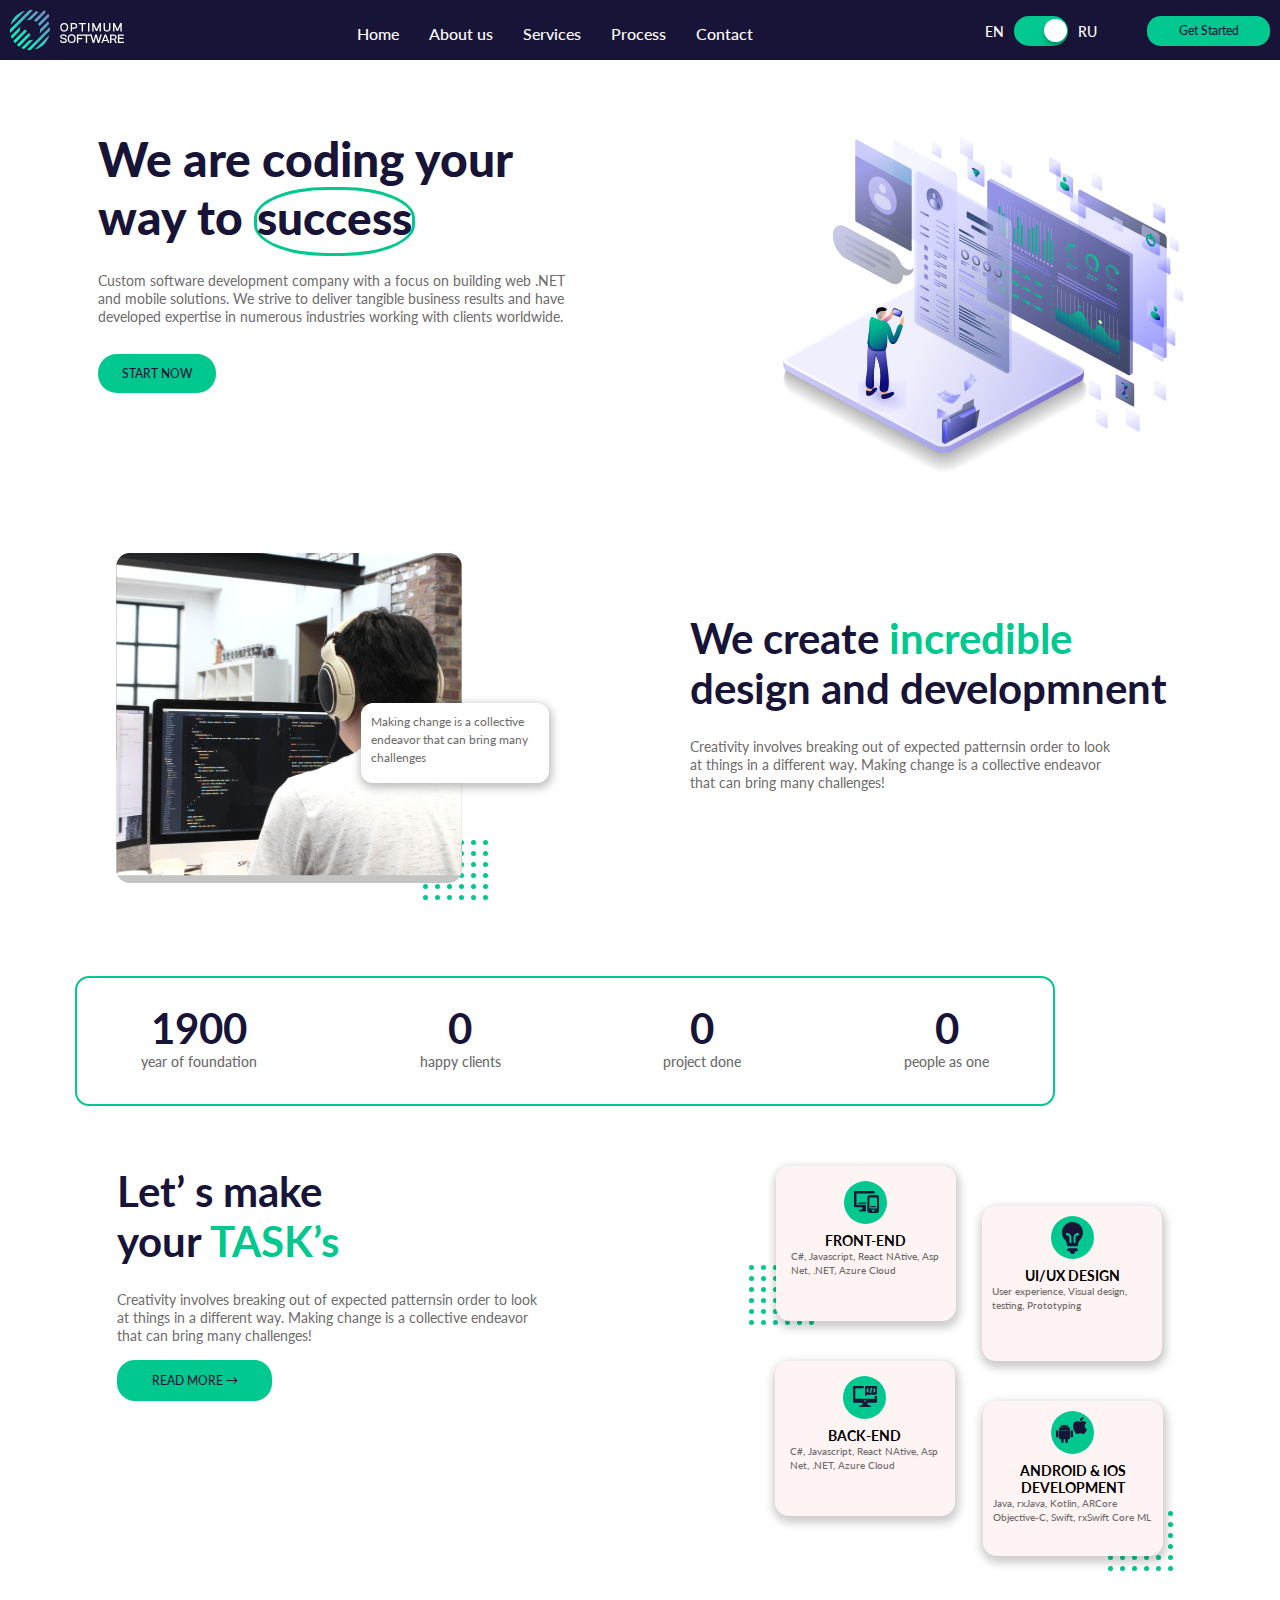
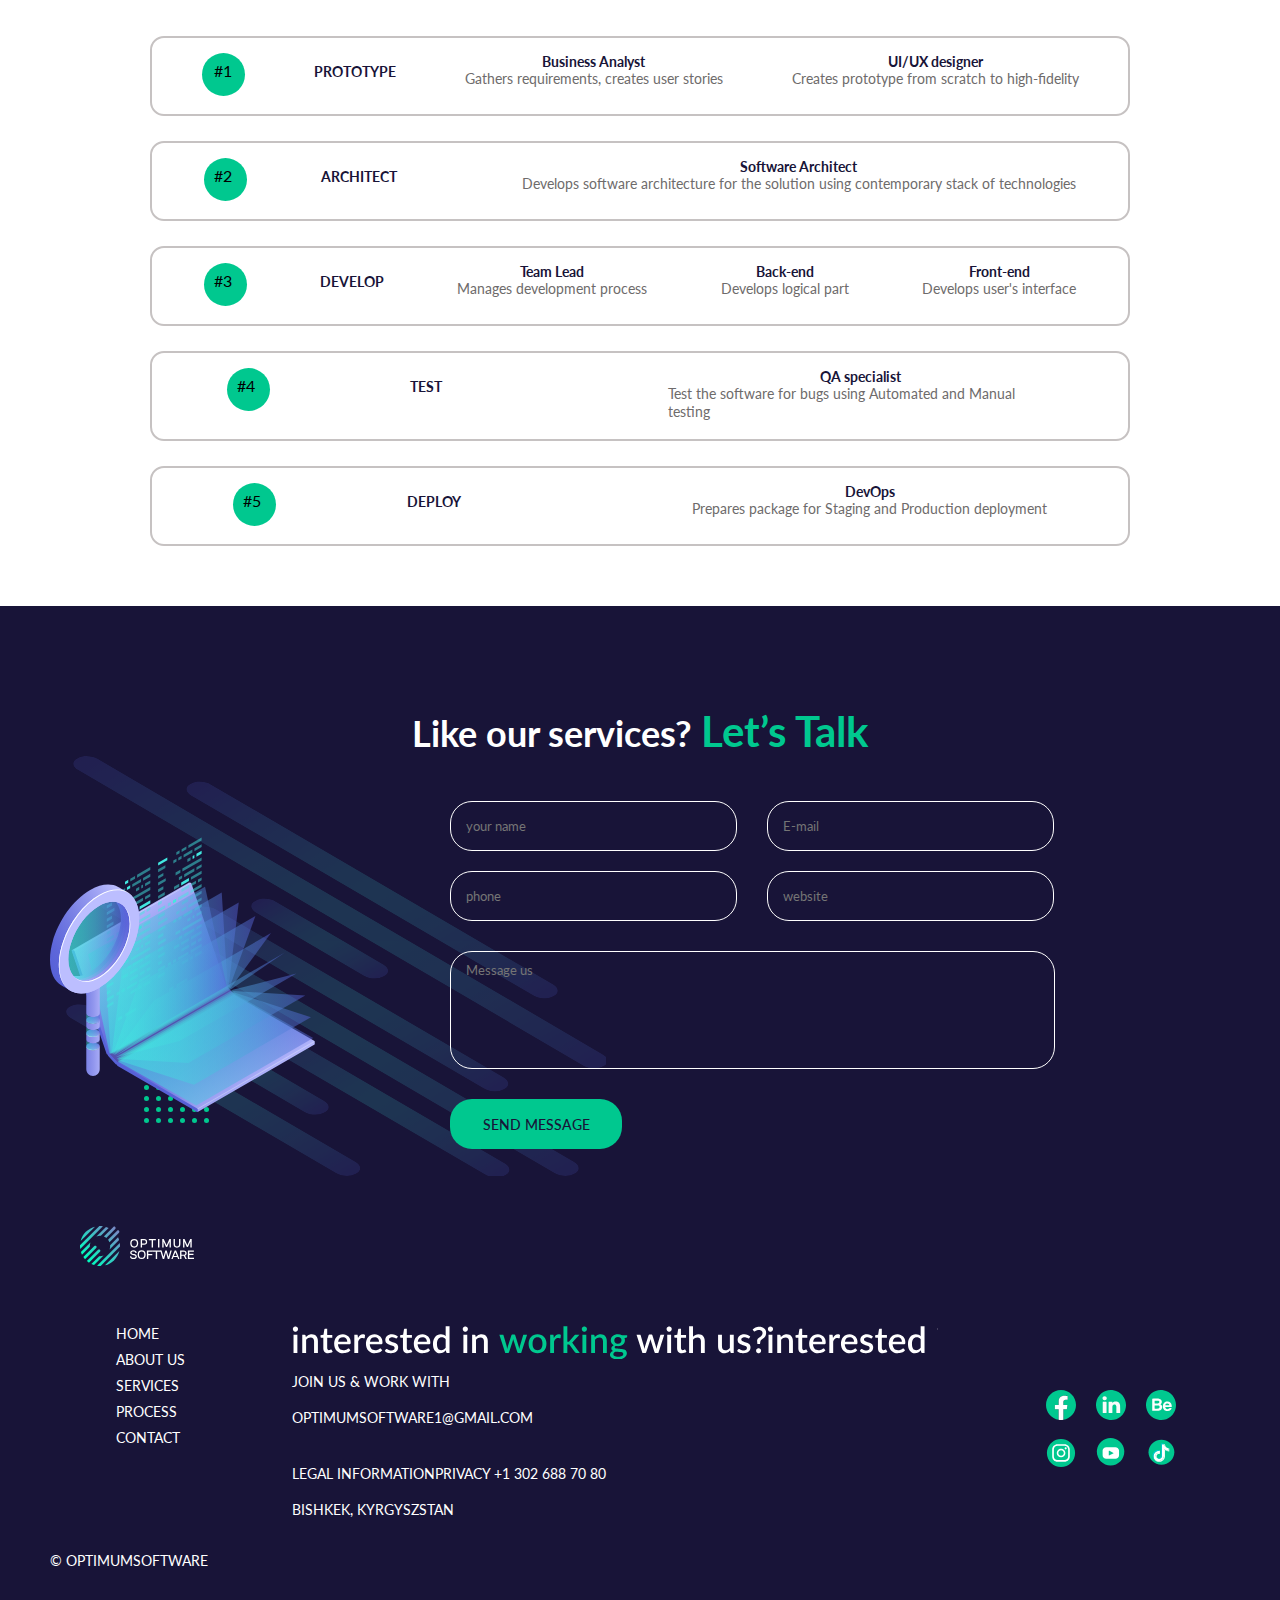
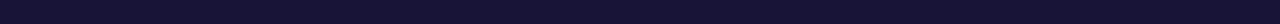
<file: index.html>
<!DOCTYPE html>
<html lang="en">
<head>
    <meta charset="UTF-8">
    <meta http-equiv="X-UA-Compatible" content="IE=edge">
    <meta name="viewport" content="width=device-width, initial-scale=1.0">
    <link href="https://cdn.jsdelivr.net/npm/bootstrap@5.1.3/dist/css/bootstrap.min.css" rel="stylesheet" integrity="sha384-1BmE4kWBq78iYhFldvKuhfTAU6auU8tT94WrHftjDbrCEXSU1oBoqyl2QvZ6jIW3" crossorigin="anonymous">
    <link rel="preconnect" href="https://fonts.googleapis.com">
    <link rel="preconnect" href="https://fonts.gstatic.com" crossorigin>
    <link href="https://fonts.googleapis.com/css2?family=Dongle:wght@300;400;700&family=Fraunces:wght@400;500;600&family=Inter:wght@400;500;700&family=Lato:wght@300;400;700;900&family=Open+Sans:wght@500;600;700&family=Roboto:wght@400;500;700&display=swap" rel="stylesheet">
    <link rel="stylesheet" href="./css/styles.css">
    <title>Optimum Software</title>
</head>
<body>
    <header>
        <a href="./index.html" class="logotip">
          <img class="logo" src="./img/logo.svg" alt="">
          <img class="logo__name" src="./img/logoName.svg" alt="">
        </a>
        <div class="nav__pages">
            <a class="nav__title" href="#homePage">Home</a>
            <a class="nav__title" href="#aboutUs">About  us</a>
            <a class="nav__title" href="#services">Services</a>
            <a class="nav__title" href="#procces">Process</a>
            <a class="nav__title" href="#contact">Contact</a>
        </div>
        <div class="btn__group">
            <div class="language">
                <p class="language__text">EN</p>
                <label class="switch">
                    <input class="checkbox" type="checkbox" checked>
                    <span class="slider round"></span>
                </label>
                <p class="language__text">RU</p>
            </div>
            <a href="./html/chat.html"><button class="button">Get Started</button></a>
        </div>
        <div id="menu">
          <input type="checkbox" id="chekbox-burger">
          <span id="button-burger"></span>
          <nav>
            <ul>
              <li><a class="burger__pages" href="#homePage">Home</a></li>
              <li><a class="burger__pages" href="#procces">Process</a></li>
              <li><a class="burger__pages" href="#aboutUs">About  us</a></li>
              <li><a class="burger__pages" href="#services">Services</a></li>
              <li><a class="burger__pages" href="#contact">Contact</a></li>
            </ul>      
          </nav>    
        </div> 
    </header>

      <div class="container">
        <a class="main" name="homePage">
            <div class="main__left">
                <p class="main__text">We are coding your way to <span class="success">success</span></p>
                <p class="main__desk">Custom software development company with a focus on building web .NET and mobile solutions. We strive to deliver tangible business results and have developed expertise in numerous industries working with clients worldwide.</p>
                <button class="main__btn">START NOW</button>
            </div>
            <div class="main__right">
                <img class="main__img" src="./img/mainPhoto.svg" alt="">
            </div>
        </a>
        <div ID = "toTop" ><img class="up__arrow" src="./img/up-arrow.png" alt=""></div>
        <a class="video" name="aboutUs">
            <div class="video__left">
                <img class="video__img" src="./img/video.svg" alt="">
                <p class="about__video">Making change is a collective endeavor that can bring many challenges </p>
                <p class="video__point"></p>
            </div>
            <div class="video__right">
                <p class="video__right-text">We create <span>incredible</span> design and developmnent</p>
                <p class="video__right-desk">Creativity involves breaking out of expected patternsin order to look at things in a different way. Making change is a collective endeavor that can bring many challenges! </p>
            </div>
        </a>
        <div class="amount">
            <div>
                <div class="year" data-max="2020">1900</div>
                <p class="plus__text">year of foundation</p>
            </div>
            <div>
                <div class="plus" data-max="80">0</div>
                <p class="plus__text">happy clients</p>
            </div>
            <div>
                <div class="ninety" data-max="97">0</div>
                <p class="plus__text">project done</p>
            </div>
            <div>
                <div class="twenty" data-max="21">0</div>
                <p class="plus__text">people as one</p>
            </div>
        </div>
        <div class="task__group">
            <div class="task__left">
                <p class="task__left-text">Let’ s make your <span>TASK’s</span></p>
                <p class="task__left-desk">Creativity involves breaking out of expected patternsin order to look at things in a different way. Making change is a collective endeavor that can bring many challenges! </p>
                <button class="task__btn">READ MORE &rarr;</button>
            </div>
            <div class="task__right">
            <a name="services"></a>
                <div class="one__variant">
                    <p class="one__point"></p>
                    <div class="front__end">
                        <a class="link__pages" href="./html/front.html">
                            <p class="front"><img src="./img/front.svg" alt=""></p>
                            <p class="name__text">FRONT-END</p>
                            <p class="name__desk">C#, Javascript, React NAtive, Asp Net, .NET, Azure Cloud</p>
                        </a>
                    </div>
                    <div class="design">
                        <a class="link__pages" href="./html/design.html">
                            <p class="design__img"><img src="./img/design.svg" alt=""></p>
                            <p class="name__text">UI/UX DESIGN</p>
                            <p class="name__desk">User experience, Visual design, testing, Prototyping</p>
                        </a>
                    </div>
                </div>
                <div class="two__variant">
                    <div class="back__end">
                        <a class="link__pages" href="./html/back.html">
                            <p class="front"><img src="./img/back.svg" alt=""></p>
                            <p class="name__text">BACK-END</p>
                            <p class="name__desk">C#, Javascript, React NAtive, Asp Net, .NET, Azure Cloud</p>
                        </a>
                    </div>
                    <div class="app">
                        <a class="link__pages" href="./html/ios.html">
                            <p class="app__img">
                                <img class="android" src="./img/android.svg" alt="">
                                <img class="apple" src="./img/apple.svg" alt="">
                            </p>
                            <p class="name__text">ANDROID & IOS DEVELOPMENT</p>
                            <p class="name__desk">Java, rxJava, Kotlin, ARCore Objective-C, Swift, rxSwift Core ML</p>
                        </a>
                    </div>
                    <p class="two__point"></p>
                </div>
            </div>
        </div>
        <a name="procces" class="five__item">
            <div class="prototype">
                <p class="number">#1</p>
                <p class="first__name">PROTOTYPE</p>
                <div>
                    <p class="business">Business Analyst</p>
                    <p class="prototype__text">Gathers requirements, creates user stories</p>
                </div>
                <div>
                    <p class="business">UI/UX designer</p>
                    <p class="prototype__text">Creates prototype from scratch to high-fidelity</p>
                </div>
            </div>
            <div class="architect">
                <p class="number">#2</p>
                <p class="architect__name">ARCHITECT</p>
                <div>
                    <p class="business">Software Architect</p>
                    <p class="prototype__text">Develops software architecture for the solution using contemporary stack of technologies</p>    
                </div>
            </div>
            <div class="develop">
                <p class="number">#3</p>
                <p class="first__name">DEVELOP</p>
                <div>
                    <p class="business">Team Lead</p>
                    <p class="prototype__text">Manages development process</p>
                </div>
                <div>
                    <p class="business">Back-end</p>
                    <p class="prototype__text">Develops logical part</p>
                </div>
                <div>
                    <p class="business">Front-end</p>
                    <p class="prototype__text">Develops user's interface</p>
                </div>
            </div>
            <div class="test">
                <p class="number">#4</p>
                <p class="test__name">TEST</p>
                <div>
                    <p class="business">QA specialist</p>
                    <p class="test__text">Test the software for bugs using Automated and Manual testing</p>
                </div>
            </div>
            <div class="deploy">
                <p class="number">#5</p>
                <p class="deploy__name">DEPLOY</p>
                <div>
                    <p class="business">DevOps</p>
                    <p class="prototype__text">Prepares package for Staging and Production deployment</p>
                </div>
            </div>
        </a>
      </div>
      <footer class="footer">
        <a name="contact"></a>
        <p class="services__text">Like our services? <span>Let’s Talk</span></p>
        <div class="send__data">
            <p class="laptop"></p>
            <div class="common__date">
                <div class="inputs">
                    <div class="input__date">
                        <input class="inp" type="text" placeholder="your name">
                        <input class="inp" type="text" placeholder="E-mail">
                    </div>
                    <div class="input__date">
                        <input class="inp" type="text" placeholder="phone">
                        <input class="inp" type="text" placeholder="website">
                    </div>
                </div>
                <div>
                    <input class="message" type="text" placeholder="Message us">
                    <br>
                    <button class="message__btn">SEND MESSAGE</button>
                </div>
            </div>
        </div>
        <div class="about__footer">
            <div class="footer__logo">
                <img class="logo" src="./img/logo.svg" alt="">
                <img class="logo__name" src="./img/logoName.svg" alt="">
            </div>
            <div class="bottom__all">
                <div class="footer__pages">
                    <p>HOME</p>
                    <p>ABOUT US</p>
                    <p>SERVICES</p>
                    <p>PROCESS</p>
                    <p>CONTACT</p>
                </div>
                <div class="our__work">
                    <div>
                        <div class="interesting__job"></div>
                        <p class="job__text">JOIN US & WORK WITH</p>
                        <p class="job__text">OPTIMUMSOFTWARE1@GMAIL.COM</p>
                    </div>
                    <div class="second__job-text">
                        <p class="job__text">LEGAL INFORMATIONPRIVACY +1 302 688 70 80</p>
                        <p class="job__text">BISHKEK, KYRGYSZSTAN</p>
                    </div>
                </div>
                <div class="social">
                    <div class="first__app">
                        <a target="_blank" href="https://www.facebook.com/optimumsoft1"><img class="social__img" src="./img/facebook.svg" alt=""></a>
                        <a target="_blank" href="https://www.linkedin.com/in/optimum-software-85716a237/"><img class="social__img" src="./img/linkedin.svg" alt=""></a>
                        <a target="_blank" href="https://www.behance.net/optimumsoftware"><img class="social__img" src="./img/behinds.svg" alt=""></a>
                    </div>
                    <div class="second__app">
                        <a target="_blank" href="https://instagram.com/optimumsoftware?utm_medium=copy_link"><img class="social__img" src="./img/instagram.svg" alt=""></a>
                        <a target="_blank" href="https://www.youtube.com/channel/UCGAFVqJlW7vvJTMFbqvuH6A/videos"><img class="social__img" src="./img/youtube.svg" alt=""></a>
                        <a target="_blank" href="https://vm.tiktok.com/ZSdkyavxh/"><img class="social__img" src="./img/tiktok.svg" alt=""></a>
                    </div>
                </div>
            </div>
            <p class="commerts">© optimumsoftware</p>
        </div>
    </footer>

    <script src="./js/script.js"></script>
    <script src="http://ajax.googleapis.com/ajax/libs/jquery/1.7.1/jquery.min.js"></script>
    <script type="text/javascript">
        $(function() {
        $(window).scroll(function() {
        if($(this).scrollTop() != 0) {
        $('#toTop').fadeIn();
        } else {
        $('#toTop').fadeOut();
        }
        });
        $('#toTop').click(function() {
        $('body,html').animate({scrollTop:0},800);
        });
    });</script>
    <script src="https://cdn.jsdelivr.net/npm/@popperjs/core@2.10.2/dist/umd/popper.min.js" integrity="sha384-7+zCNj/IqJ95wo16oMtfsKbZ9ccEh31eOz1HGyDuCQ6wgnyJNSYdrPa03rtR1zdB" crossorigin="anonymous"></script>
    <script src="https://cdn.jsdelivr.net/npm/bootstrap@5.1.3/dist/js/bootstrap.min.js" integrity="sha384-QJHtvGhmr9XOIpI6YVutG+2QOK9T+ZnN4kzFN1RtK3zEFEIsxhlmWl5/YESvpZ13" crossorigin="anonymous"></script>
</body>
</html>
</file>
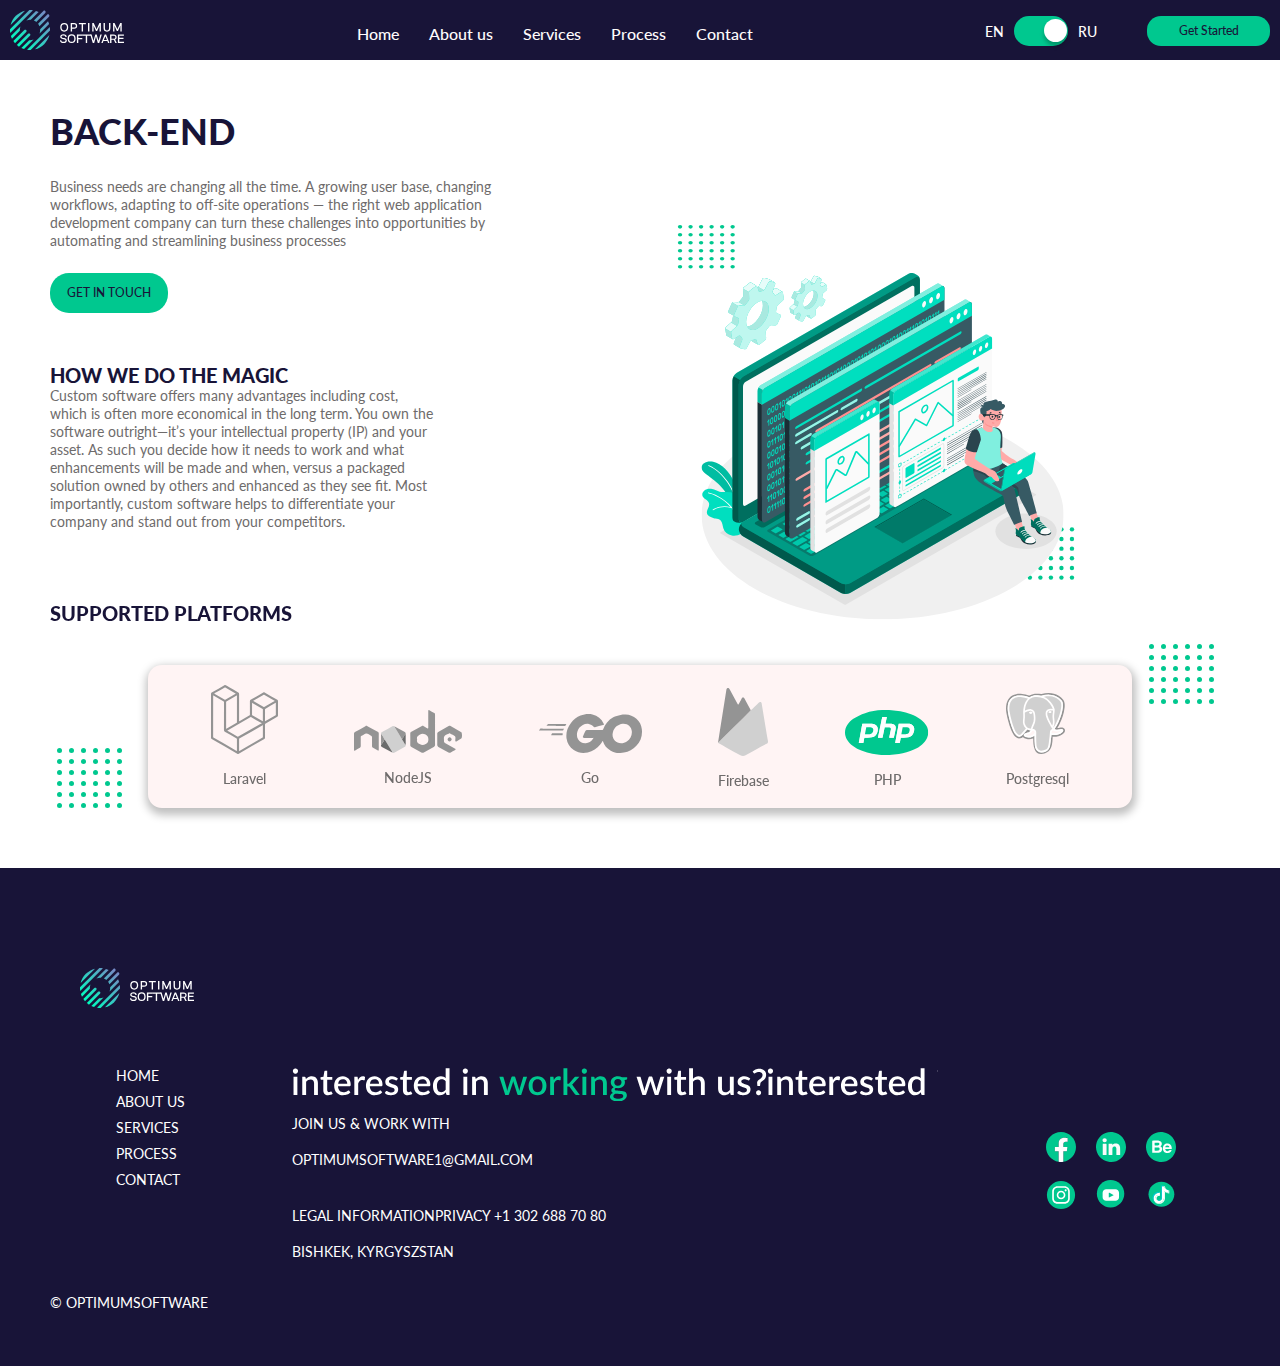
<file: html/back.html>
<!DOCTYPE html>
<html lang="en">
<head>
    <meta charset="UTF-8">
    <meta http-equiv="X-UA-Compatible" content="IE=edge">
    <meta name="viewport" content="width=device-width, initial-scale=1.0">
    <link href="https://cdn.jsdelivr.net/npm/bootstrap@5.1.3/dist/css/bootstrap.min.css" rel="stylesheet" integrity="sha384-1BmE4kWBq78iYhFldvKuhfTAU6auU8tT94WrHftjDbrCEXSU1oBoqyl2QvZ6jIW3" crossorigin="anonymous">
    <link rel="preconnect" href="https://fonts.googleapis.com">
    <link rel="preconnect" href="https://fonts.gstatic.com" crossorigin>
    <link href="https://fonts.googleapis.com/css2?family=Dongle:wght@300;400;700&family=Fraunces:wght@400;500;600&family=Inter:wght@400;500;700&family=Lato:wght@300;400;700;900&family=Open+Sans:wght@500;600;700&family=Roboto:wght@400;500;700&display=swap" rel="stylesheet">
    <link rel="stylesheet" href="../css/styles.css">
    <link rel="stylesheet" href="../index.html">
    <link rel="stylesheet" href="../css/back.css">
    <title>Optimum Software</title>
</head>
<body>
    <header>
        <a href="../index.html" class="logotip">
          <img class="logo" src="../img/logo.svg" alt="">
          <img class="logo__name" src="../img/logoName.svg" alt="">
        </a>
        <div class="nav__pages">
            <a class="nav__title" href="#homePage">Home</a>
            <a class="nav__title" href="#aboutUs">About  us</a>
            <a class="nav__title" href="#services">Services</a>
            <a class="nav__title" href="#procces">Process</a>
            <a class="nav__title" href="#contact">Contact</a>
        </div>
        <div class="btn__group">
            <div class="language">
                <p class="language__text">EN</p>
                <label class="switch">
                    <input class="checkbox" type="checkbox" checked>
                    <span class="slider round"></span>
                </label>
                <p class="language__text">RU</p>
            </div>
            <button class="button">Get Started</button>
        </div>
        <div id="menu">
          <input type="checkbox" id="chekbox-burger">
          <span id="button-burger"></span>
          <nav>
            <ul>
              <li><a class="burger__pages" href="#homePage">Home</a></li>
              <li><a class="burger__pages" href="#procces">Process</a></li>
              <li><a class="burger__pages" href="#aboutUs">About  us</a></li>
              <li><a class="burger__pages" href="#services">Services</a></li>
              <li><a class="burger__pages" href="#contact">Contact</a></li>
            </ul>      
          </nav>    
        </div> 
    </header>
    <div class="container">
        <p class="back__title">BACK-END</p>
        <p class="back__text">Business needs are changing all the time. A growing user base, changing workflows, adapting to off-site operations — the right web application development company can turn these challenges into opportunities by automating and streamlining business processes</p>
        <button class="back__btn">GET IN TOUCH</button>
        <div class="back__work">
            <div class="back__about">
                <p class="back__about-title">HOW WE DO THE MAGIC</p>
                <p class="back__about-text">Custom software offers many advantages including cost, which is often more economical in the long term. You own the software outright—it’s your intellectual property (IP) and your asset. As such you decide how it needs to work and what enhancements will be made and when, versus a packaged solution owned by others and enhanced as they see fit. Most importantly, custom software helps to differentiate your company and stand out from your competitors.</p>
            </div>
            <div class="man__img">
                <img class="man" src="../img/manLaptop.svg" alt="frontend man">
            </div>
        </div>
        <div>
            <div class="common__support">
                <p class="support">SUPPORTED PLATFORMS</p>
                <div class="back__item">
                    <p class="item__top-point"></p>
                    <div class="laravel">
                        <img class="laravel__img" src="../img/laravel.svg" alt="">
                        <p class="item__text">Laravel</p>
                    </div>
                    <div class="node__js">
                        <img class="node__js-img" src="../img/nodeJs.svg" alt="">
                        <p class="item__text">NodeJS</p>
                    </div>
                    <div class="go">
                        <img class="go__img" src="../img/go.svg" alt="">
                        <p class="item__text">Go</p>
                    </div>
                    <div class="firebase">
                        <img class="firebase__img" src="../img/firebase.svg" alt="">
                        <p class="item__text">Firebase</p>
                    </div>
                    <div class="php">
                        <img class="php__img" src="../img/php.svg" alt="">
                        <p class="item__text">PHP</p>
                    </div>
                    <div class="postgresql">
                        <img class="postgresql__img" src="../img/postgresql.svg" alt="">
                        <p class="item__text">Postgresql </p>
                    </div>
                    <p class="item__bottom-point"></p>
                </div>
            </div>
        </div>
    </div>

    <footer class="footer">
        <div class="about__footer">
            <div class="footer__logo">
                <img class="logo" src="../img/logo.svg" alt="">
                <img class="logo__name" src="../img/logoName.svg" alt="">
            </div>
            <div class="bottom__all">
                <div class="footer__pages">
                    <p>HOME</p>
                    <p>ABOUT US</p>
                    <p>SERVICES</p>
                    <p>PROCESS</p>
                    <p>CONTACT</p>
                </div>
                <div class="our__work">
                    <div>
                        <div class="interesting__job"></div>
                        <p class="job__text">JOIN US & WORK WITH</p>
                        <p class="job__text">OPTIMUMSOFTWARE1@GMAIL.COM</p>
                    </div>
                    <div class="second__job-text">
                        <p class="job__text">LEGAL INFORMATIONPRIVACY +1 302 688 70 80</p>
                        <p class="job__text">BISHKEK, KYRGYSZSTAN</p>
                    </div>
                </div>
                <div class="social">
                    <div class="first__app">
                        <a target="_blank" href="https://www.facebook.com/optimumsoft1"><img class="social__img" src="../img/facebook.svg" alt=""></a>
                        <a target="_blank" href="https://www.linkedin.com/in/optimum-software-85716a237/"><img class="social__img" src="../img/linkedin.svg" alt=""></a>
                        <a target="_blank" href="https://www.behance.net/optimumsoftware"><img class="social__img" src="../img/behinds.svg" alt=""></a>
                    </div>
                    <div class="second__app">
                        <a target="_blank" href="https://instagram.com/optimumsoftware?utm_medium=copy_link"><img class="social__img" src="../img/instagram.svg" alt=""></a>
                        <a target="_blank" href="https://www.youtube.com/channel/UCGAFVqJlW7vvJTMFbqvuH6A/videos"><img class="social__img" src="../img/youtube.svg" alt=""></a>
                        <a target="_blank" href=""><img class="social__img" src="../img/tiktok.svg" alt=""></a>
                    </div>
                </div>
            </div>
            <p class="commerts">© optimumsoftware</p>
        </div>
    </footer>

    <script src="https://cdn.jsdelivr.net/npm/@popperjs/core@2.10.2/dist/umd/popper.min.js" integrity="sha384-7+zCNj/IqJ95wo16oMtfsKbZ9ccEh31eOz1HGyDuCQ6wgnyJNSYdrPa03rtR1zdB" crossorigin="anonymous"></script>
    <script src="https://cdn.jsdelivr.net/npm/bootstrap@5.1.3/dist/js/bootstrap.min.js" integrity="sha384-QJHtvGhmr9XOIpI6YVutG+2QOK9T+ZnN4kzFN1RtK3zEFEIsxhlmWl5/YESvpZ13" crossorigin="anonymous"></script>
</body>
</html>
</file>
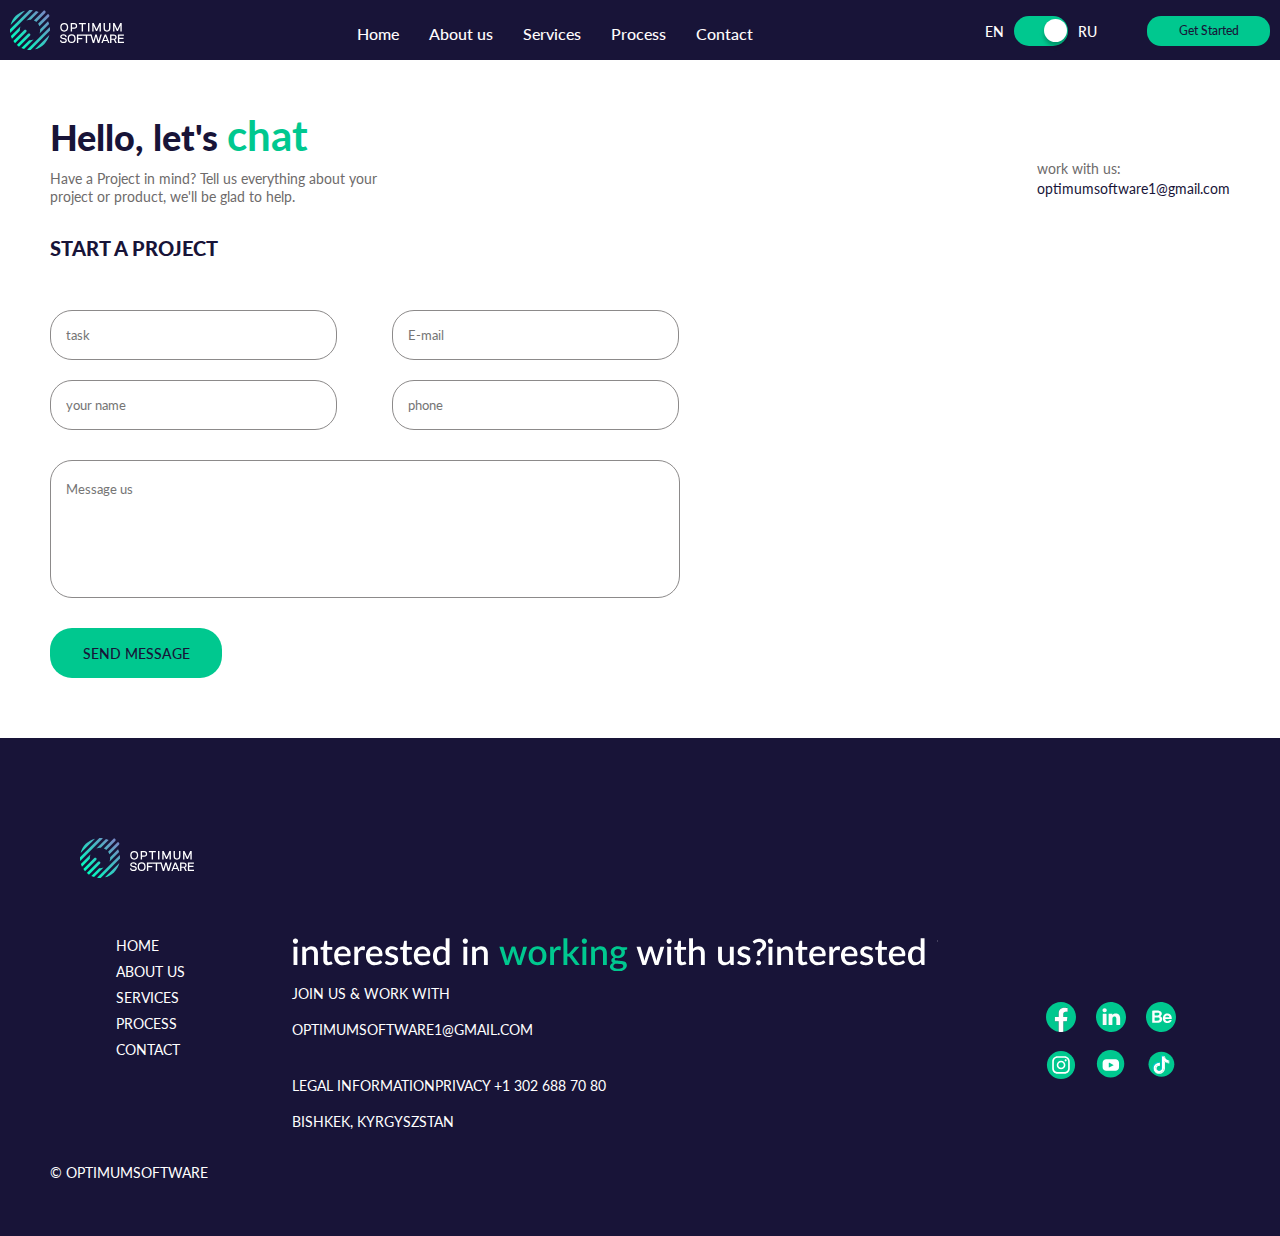
<file: html/chat.html>
<!DOCTYPE html>
<html lang="en">
<head>
    <meta charset="UTF-8">
    <meta http-equiv="X-UA-Compatible" content="IE=edge">
    <meta name="viewport" content="width=device-width, initial-scale=1.0">
    <link href="https://cdn.jsdelivr.net/npm/bootstrap@5.1.3/dist/css/bootstrap.min.css" rel="stylesheet" integrity="sha384-1BmE4kWBq78iYhFldvKuhfTAU6auU8tT94WrHftjDbrCEXSU1oBoqyl2QvZ6jIW3" crossorigin="anonymous">
    <link rel="preconnect" href="https://fonts.googleapis.com">
    <link rel="preconnect" href="https://fonts.gstatic.com" crossorigin>
    <link href="https://fonts.googleapis.com/css2?family=Dongle:wght@300;400;700&family=Fraunces:wght@400;500;600&family=Inter:wght@400;500;700&family=Lato:wght@300;400;700;900&family=Open+Sans:wght@500;600;700&family=Roboto:wght@400;500;700&display=swap" rel="stylesheet">
    <link rel="stylesheet" href="../css/styles.css">
    <link rel="stylesheet" href="../index.html">
    <link rel="stylesheet" href="../css/chat.css">
    <title>Optimum Software</title>
</head>
<body>
    <header>
        <a href="../index.html" class="logotip">
          <img class="logo" src="../img/logo.svg" alt="">
          <img class="logo__name" src="../img/logoName.svg" alt="">
        </a>
        <div class="nav__pages">
            <a class="nav__title" href="#homePage">Home</a>
            <a class="nav__title" href="#aboutUs">About  us</a>
            <a class="nav__title" href="#services">Services</a>
            <a class="nav__title" href="#procces">Process</a>
            <a class="nav__title" href="#contact">Contact</a>
        </div>
        <div class="btn__group">
            <div class="language">
                <p class="language__text">EN</p>
                <label class="switch">
                    <input class="checkbox" type="checkbox" checked>
                    <span class="slider round"></span>
                </label>
                <p class="language__text">RU</p>
            </div>
            <button class="button">Get Started</button>
        </div>
        <div id="menu">
          <input type="checkbox" id="chekbox-burger">
          <span id="button-burger"></span>
          <nav>
            <ul>
              <li><a class="burger__pages" href="#homePage">Home</a></li>
              <li><a class="burger__pages" href="#procces">Process</a></li>
              <li><a class="burger__pages" href="#aboutUs">About  us</a></li>
              <li><a class="burger__pages" href="#services">Services</a></li>
              <li><a class="burger__pages" href="#contact">Contact</a></li>
            </ul>      
          </nav>    
        </div> 
    </header>
    <div class="container">
        <div class="top__chat">
            <div>
                <p class="chat__title">Hello, let's <span>chat</span></p>
                <p class="chat__text">Have a Project in mind? Tell us everything about your project or product, we'll be glad to help.</p>        
            </div>
            <div class="work__gmail">
                <p class="work__title">work with us:</p>
                <a href="#" class="work__text">optimumsoftware1@gmail.com</a>
            </div>
        </div>
        <div class="input__box">
            <p class="start__title">Start a project</p>
            <div class="about__date">
                <div class="about__inp">
                    <div class="top__input">
                        <input class="date__inp" type="text" placeholder="task">
                        <input class="date__inp" type="text" placeholder="E-mail">
                    </div>
                    <div class="bottom__inp">
                        <input class="date__inp" type="text" placeholder="your name">
                        <input class="date__inp" type="text" placeholder="phone">
                    </div>
                </div>
                <div>
                    <input class="message__inp" type="text" placeholder="Message us">
                    <br>
                    <button class="date__btn">SEND MESSAGE</button>
                </div>
            </div>
        </div>
    </div>

    <footer class="footer">
        <div class="about__footer">
            <div class="footer__logo">
                <img class="logo" src="../img/logo.svg" alt="">
                <img class="logo__name" src="../img/logoName.svg" alt="">
            </div>
            <div class="bottom__all">
                <div class="footer__pages">
                    <p>HOME</p>
                    <p>ABOUT US</p>
                    <p>SERVICES</p>
                    <p>PROCESS</p>
                    <p>CONTACT</p>
                </div>
                <div class="our__work">
                    <div>
                        <div class="interesting__job"></div>
                        <p class="job__text">JOIN US & WORK WITH</p>
                        <p class="job__text">OPTIMUMSOFTWARE1@GMAIL.COM</p>
                    </div>
                    <div class="second__job-text">
                        <p class="job__text">LEGAL INFORMATIONPRIVACY +1 302 688 70 80</p>
                        <p class="job__text">BISHKEK, KYRGYSZSTAN</p>
                    </div>
                </div>
                <div class="social">
                    <div class="first__app">
                        <a target="_blank" href="https://www.facebook.com/optimumsoft1"><img class="social__img" src="../img/facebook.svg" alt=""></a>
                        <a target="_blank" href="https://www.linkedin.com/in/optimum-software-85716a237/"><img class="social__img" src="../img/linkedin.svg" alt=""></a>
                        <a target="_blank" href="https://www.behance.net/optimumsoftware"><img class="social__img" src="../img/behinds.svg" alt=""></a>
                    </div>
                    <div class="second__app">
                        <a target="_blank" href="https://instagram.com/optimumsoftware?utm_medium=copy_link"><img class="social__img" src="../img/instagram.svg" alt=""></a>
                        <a target="_blank" href="https://www.youtube.com/channel/UCGAFVqJlW7vvJTMFbqvuH6A/videos"><img class="social__img" src="../img/youtube.svg" alt=""></a>
                        <a target="_blank" href=""><img class="social__img" src="../img/tiktok.svg" alt=""></a>
                    </div>
                </div>
            </div>
            <p class="commerts">© optimumsoftware</p>
        </div>
    </footer>

    <script src="https://cdn.jsdelivr.net/npm/@popperjs/core@2.10.2/dist/umd/popper.min.js" integrity="sha384-7+zCNj/IqJ95wo16oMtfsKbZ9ccEh31eOz1HGyDuCQ6wgnyJNSYdrPa03rtR1zdB" crossorigin="anonymous"></script>
    <script src="https://cdn.jsdelivr.net/npm/bootstrap@5.1.3/dist/js/bootstrap.min.js" integrity="sha384-QJHtvGhmr9XOIpI6YVutG+2QOK9T+ZnN4kzFN1RtK3zEFEIsxhlmWl5/YESvpZ13" crossorigin="anonymous"></script>
</body>
</html>
</file>
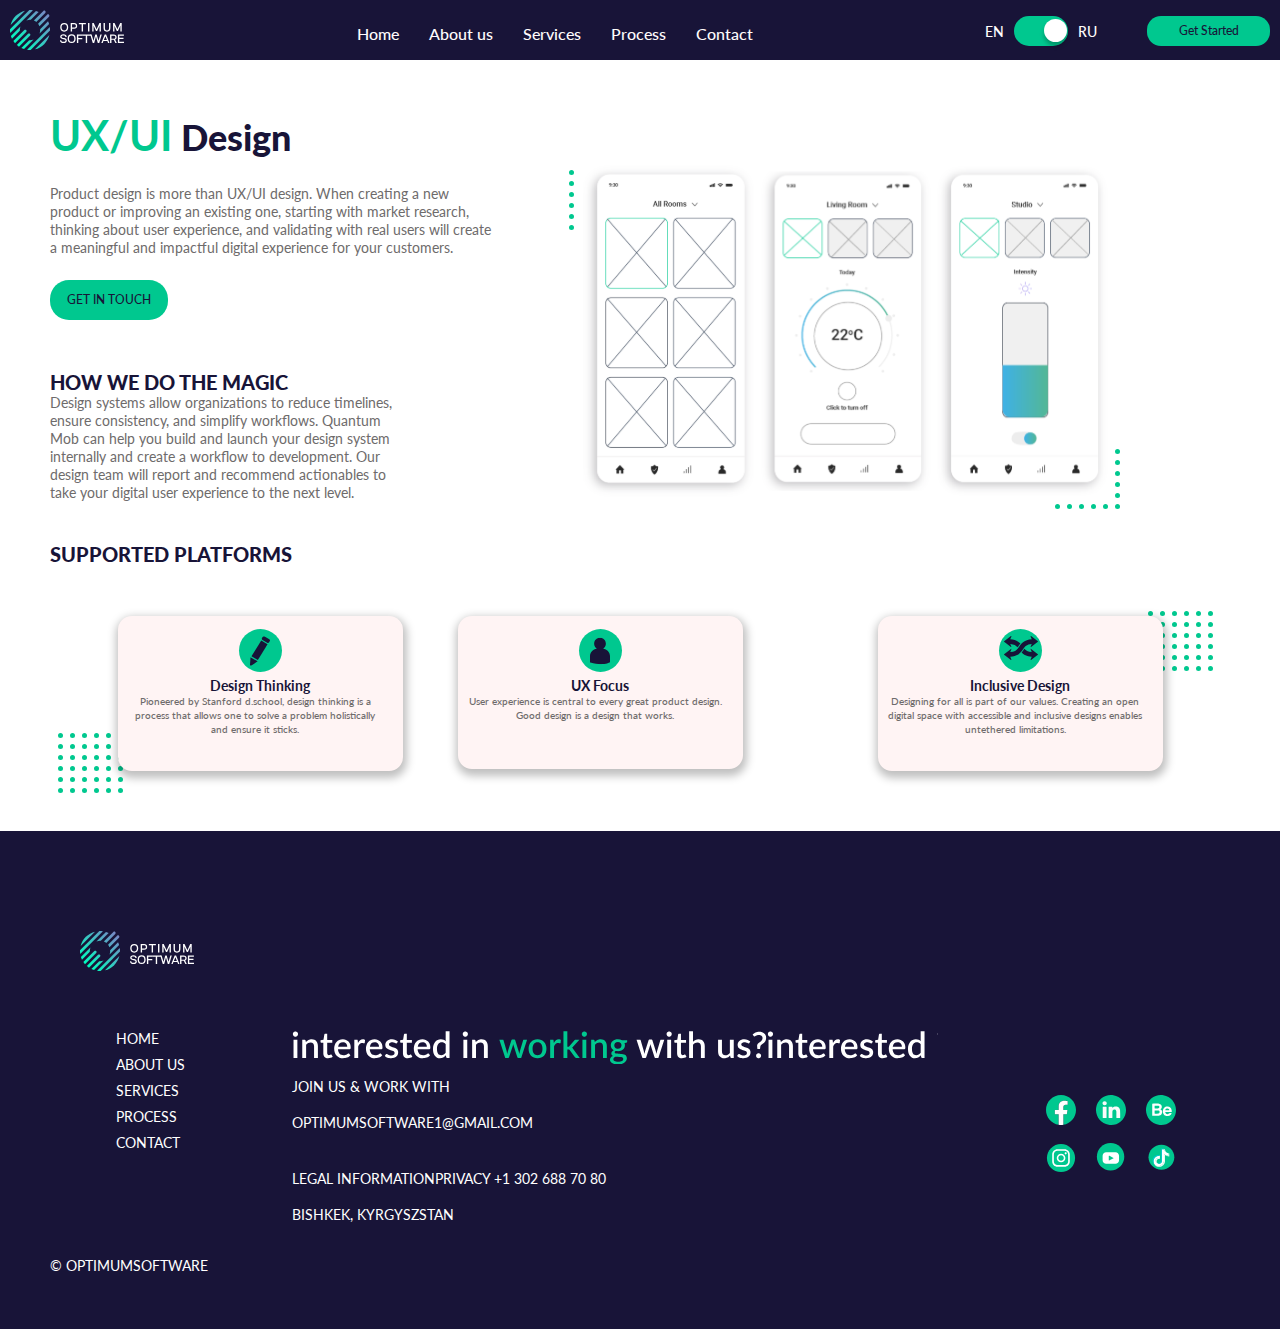
<file: html/design.html>
<!DOCTYPE html>
<html lang="en">
<head>
    <meta charset="UTF-8">
    <meta http-equiv="X-UA-Compatible" content="IE=edge">
    <meta name="viewport" content="width=device-width, initial-scale=1.0">
    <link href="https://cdn.jsdelivr.net/npm/bootstrap@5.1.3/dist/css/bootstrap.min.css" rel="stylesheet" integrity="sha384-1BmE4kWBq78iYhFldvKuhfTAU6auU8tT94WrHftjDbrCEXSU1oBoqyl2QvZ6jIW3" crossorigin="anonymous">
    <link rel="preconnect" href="https://fonts.googleapis.com">
    <link rel="preconnect" href="https://fonts.gstatic.com" crossorigin>
    <link href="https://fonts.googleapis.com/css2?family=Dongle:wght@300;400;700&family=Fraunces:wght@400;500;600&family=Inter:wght@400;500;700&family=Lato:wght@300;400;700;900&family=Open+Sans:wght@500;600;700&family=Roboto:wght@400;500;700&display=swap" rel="stylesheet">
    <link rel="stylesheet" href="../css/styles.css">
    <link rel="stylesheet" href="../index.html">
    <link rel="stylesheet" href="../css/design.css">
    <title>Optimum Software</title>
</head>
<body>
    <header>
        <a href="../index.html" class="logotip">
          <img class="logo" src="../img/logo.svg" alt="">
          <img class="logo__name" src="../img/logoName.svg" alt="">
        </a>
        <div class="nav__pages">
            <a class="nav__title" href="#homePage">Home</a>
            <a class="nav__title" href="#aboutUs">About  us</a>
            <a class="nav__title" href="#services">Services</a>
            <a class="nav__title" href="#procces">Process</a>
            <a class="nav__title" href="#contact">Contact</a>
        </div>
        <div class="btn__group">
            <div class="language">
                <p class="language__text">EN</p>
                <label class="switch">
                    <input class="checkbox" type="checkbox" checked>
                    <span class="slider round"></span>
                </label>
                <p class="language__text">RU</p>
            </div>
            <button class="button">Get Started</button>
        </div>
        <div id="menu">
          <input type="checkbox" id="chekbox-burger">
          <span id="button-burger"></span>
          <nav>
            <ul>
              <li><a class="burger__pages" href="#homePage">Home</a></li>
              <li><a class="burger__pages" href="#procces">Process</a></li>
              <li><a class="burger__pages" href="#aboutUs">About  us</a></li>
              <li><a class="burger__pages" href="#services">Services</a></li>
              <li><a class="burger__pages" href="#contact">Contact</a></li>
            </ul>      
          </nav>    
        </div> 
    </header>
    <div class="container">
        <p class="design__title"><span>UX/UI</span> Design</p>
        <p class="design__text">Product design is more than UX/UI design. When creating a new product or improving an existing one, starting with market research, thinking about user experience, and validating with real users will create a meaningful and impactful digital experience for your customers.</p>
        <button class="design__btn">GET IN TOUCH</button>
        <div class="design__work">
            <div class="design__text-left">
                <p class="process__title">HOW WE DO THE MAGIC</p>
                <p class="process__text">Design systems allow organizations to reduce timelines, ensure consistency, and simplify workflows. Quantum Mob can help you build and launch your design system internally and create a workflow to development.
                    Our design team will report and recommend actionables to take your digital user experience to the next level.</p>
            </div>
            <div class="design__phone">
                <p class="poin__top"></p>
                <div class="telephones">
                    <img class="phone" src="../img/designPhone.svg" alt="phone">
                    <img class="phone" src="../img/designTwo.svg" alt="phone">
                    <img class="phone" src="../img/designThree.svg" alt="phone">
                </div>
                <p class="point__bottom"></p>
            </div>
        </div>
        <div class="platforms">
            <p class="platform__title">SUPPORTED PLATFORMS</p>
            <div class="cards">
                <p class="card__top-point"></p>
                <div class="two__card">
                    <div class="first__card">
                        <div class="bg__image"><img class="card__img" src="../img/pencil.svg" alt="pencil"></div>
                        <p class="card__title">Design Thinking</p>
                        <p class="card__text">Pioneered by Stanford d.school, design thinking is a process that allows one to solve a problem holistically and ensure it sticks.</p>
                    </div>
                    <div class="second__card">
                        <div class="bg__image"><img class="card__img" src="../img/user.svg" alt="user"></div>
                        <p class="card__title">UX Focus</p>
                        <p class="card__text">User experience is central to every great product design. Good design is a design that works.</p>
                    </div>
                </div>
                <div class="third__card">
                    <div class="bg__image"><img style="width: 34px; height: 24px;" src="../img/inclusive.svg" alt=""></div>
                    <p class="card__title">Inclusive Design</p>
                    <p class="card__text">Designing for all is part of our values. Creating an open digital space with accessible and inclusive designs enables untethered limitations.</p>
                </div>
                <p class="card__bottom-point"></p>
            </div>
        </div>
    </div>

    <footer class="footer">
        <div class="about__footer">
            <div class="footer__logo">
                <img class="logo" src="../img/logo.svg" alt="">
                <img class="logo__name" src="../img/logoName.svg" alt="">
            </div>
            <div class="bottom__all">
                <div class="footer__pages">
                    <p>HOME</p>
                    <p>ABOUT US</p>
                    <p>SERVICES</p>
                    <p>PROCESS</p>
                    <p>CONTACT</p>
                </div>
                <div class="our__work">
                    <div>
                        <div class="interesting__job"></div>
                        <p class="job__text">JOIN US & WORK WITH</p>
                        <p class="job__text">OPTIMUMSOFTWARE1@GMAIL.COM</p>
                    </div>
                    <div class="second__job-text">
                        <p class="job__text">LEGAL INFORMATIONPRIVACY +1 302 688 70 80</p>
                        <p class="job__text">BISHKEK, KYRGYSZSTAN</p>
                    </div>
                </div>
                <div class="social">
                    <div class="first__app">
                        <a target="_blank" href="https://www.facebook.com/optimumsoft1"><img class="social__img" src="../img/facebook.svg" alt=""></a>
                        <a target="_blank" href="https://www.linkedin.com/in/optimum-software-85716a237/"><img class="social__img" src="../img/linkedin.svg" alt=""></a>
                        <a target="_blank" href="https://www.behance.net/optimumsoftware"><img class="social__img" src="../img/behinds.svg" alt=""></a>
                    </div>
                    <div class="second__app">
                        <a target="_blank" href="https://instagram.com/optimumsoftware?utm_medium=copy_link"><img class="social__img" src="../img/instagram.svg" alt=""></a>
                        <a target="_blank" href="https://www.youtube.com/channel/UCGAFVqJlW7vvJTMFbqvuH6A/videos"><img class="social__img" src="../img/youtube.svg" alt=""></a>
                        <a target="_blank" href=""><img class="social__img" src="../img/tiktok.svg" alt=""></a>
                    </div>
                </div>
            </div>
            <p class="commerts">© optimumsoftware</p>
        </div>
    </footer>

    <script src="https://cdn.jsdelivr.net/npm/@popperjs/core@2.10.2/dist/umd/popper.min.js" integrity="sha384-7+zCNj/IqJ95wo16oMtfsKbZ9ccEh31eOz1HGyDuCQ6wgnyJNSYdrPa03rtR1zdB" crossorigin="anonymous"></script>
    <script src="https://cdn.jsdelivr.net/npm/bootstrap@5.1.3/dist/js/bootstrap.min.js" integrity="sha384-QJHtvGhmr9XOIpI6YVutG+2QOK9T+ZnN4kzFN1RtK3zEFEIsxhlmWl5/YESvpZ13" crossorigin="anonymous"></script>
</body>
</html>
</file>
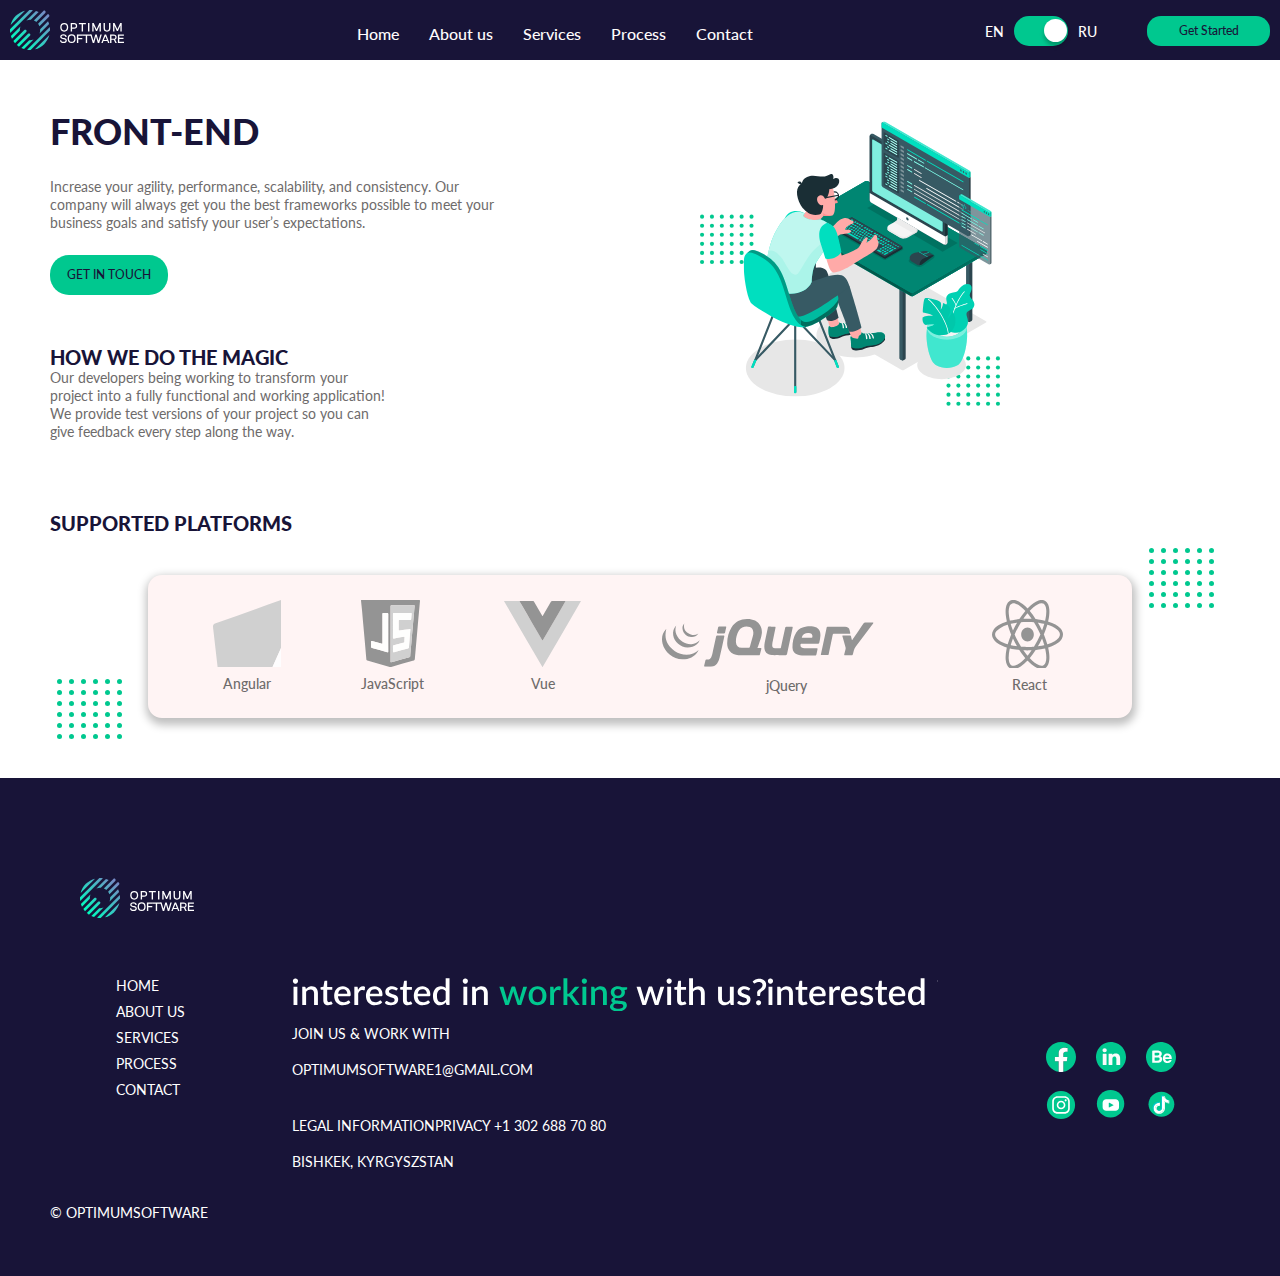
<file: html/front.html>
<!DOCTYPE html>
<html lang="en">
<head>
    <meta charset="UTF-8">
    <meta http-equiv="X-UA-Compatible" content="IE=edge">
    <meta name="viewport" content="width=device-width, initial-scale=1.0">
    <link href="https://cdn.jsdelivr.net/npm/bootstrap@5.1.3/dist/css/bootstrap.min.css" rel="stylesheet" integrity="sha384-1BmE4kWBq78iYhFldvKuhfTAU6auU8tT94WrHftjDbrCEXSU1oBoqyl2QvZ6jIW3" crossorigin="anonymous">
    <link rel="preconnect" href="https://fonts.googleapis.com">
    <link rel="preconnect" href="https://fonts.gstatic.com" crossorigin>
    <link href="https://fonts.googleapis.com/css2?family=Dongle:wght@300;400;700&family=Fraunces:wght@400;500;600&family=Inter:wght@400;500;700&family=Lato:wght@300;400;700;900&family=Open+Sans:wght@500;600;700&family=Roboto:wght@400;500;700&display=swap" rel="stylesheet">
    <link rel="stylesheet" href="../css/styles.css">
    <link rel="stylesheet" href="../index.html">
    <link rel="stylesheet" href="../css/front.css">
    <title>Optimum Software</title>
</head>
<body>
    <header>
        <a href="../index.html" class="logotip">
          <img class="logo" src="../img/logo.svg" alt="">
          <img class="logo__name" src="../img/logoName.svg" alt="">
        </a>
        <div class="nav__pages">
            <a class="nav__title" href="#homePage">Home</a>
            <a class="nav__title" href="#aboutUs">About  us</a>
            <a class="nav__title" href="#services">Services</a>
            <a class="nav__title" href="#procces">Process</a>
            <a class="nav__title" href="#contact">Contact</a>
        </div>
        <div class="btn__group">
            <div class="language">
                <p class="language__text">EN</p>
                <label class="switch">
                    <input class="checkbox" type="checkbox" checked>
                    <span class="slider round"></span>
                </label>
                <p class="language__text">RU</p>
            </div>
            <button class="button">Get Started</button>
        </div>
        <div id="menu">
          <input type="checkbox" id="chekbox-burger">
          <span id="button-burger"></span>
          <nav>
            <ul>
              <li><a class="burger__pages" href="#homePage">Home</a></li>
              <li><a class="burger__pages" href="#procces">Process</a></li>
              <li><a class="burger__pages" href="#aboutUs">About  us</a></li>
              <li><a class="burger__pages" href="#services">Services</a></li>
              <li><a class="burger__pages" href="#contact">Contact</a></li>
            </ul>      
          </nav>    
        </div> 
    </header>
    <div class="container">
        <p class="front__title">FRONT-END</p>
        <p class="front__text">Increase your agility, performance, scalability, and consistency. Our company  will always get you the best frameworks possible to meet your business goals and satisfy your user’s expectations.</p>
        <button class="front__btn">GET IN TOUCH</button>
        <div class="front__work">
            <div class="front__about">
                <p class="front__about-title">HOW WE DO THE MAGIC</p>
                <p class="front__about-text">Our developers being working to transform your project into a fully functional and working application! We provide test versions of your project so you can give feedback every step along the way.</p>
            </div>
            <div class="man__img">
                <img class="man" src="../img/man.svg" alt="frontend man">
            </div>
        </div>
        <div class="common__support">
            <p class="support">SUPPORTED PLATFORMS</p>
            <div class="front__item">
                <p class="item__top-point"></p>
                <div class="angular">
                    <div class="angular__img"></div>
                    <!-- <img class="angular__img" src="../img/angular.svg" alt=""> -->
                    <p class="item__text">Angular</p>
                </div>
                <div class="js">
                    <div class="js__img"></div>
                    <!-- <img class="js__img" src="../img/js.svg" alt=""> -->
                    <p class="item__text">JavaScript</p>
                </div>
                <div class="vue">
                    <div class="vue__img"></div>
                    <!-- <img class="vue__img" src="../img/vue.svg" alt=""> -->
                    <p class="item__text">Vue</p>
                </div>
                <div class="jquery">
                    <div class="jquery__img"></div>
                    <p class="item__text">jQuery</p>
                </div>
                <div class="react">
                    <div class="react__img"></div>
                    <!-- <img class="react__img" src="../img/react.svg" alt=""> -->
                    <p class="item__text">React</p>
                </div>
                <p class="item__bottom-point"></p>
            </div>
        </div>
    </div>

    <footer class="footer">
        <div class="about__footer">
            <div class="footer__logo">
                <img class="logo" src="../img/logo.svg" alt="">
                <img class="logo__name" src="../img/logoName.svg" alt="">
            </div>
            <div class="bottom__all">
                <div class="footer__pages">
                    <p>HOME</p>
                    <p>ABOUT US</p>
                    <p>SERVICES</p>
                    <p>PROCESS</p>
                    <p>CONTACT</p>
                </div>
                <div class="our__work">
                    <div>
                        <div class="interesting__job"></div>
                        <p class="job__text">JOIN US & WORK WITH</p>
                        <p class="job__text">OPTIMUMSOFTWARE1@GMAIL.COM</p>
                    </div>
                    <div class="second__job-text">
                        <p class="job__text">LEGAL INFORMATIONPRIVACY +1 302 688 70 80</p>
                        <p class="job__text">BISHKEK, KYRGYSZSTAN</p>
                    </div>
                </div>
                <div class="social">
                    <div class="first__app">
                        <a target="_blank" href="https://www.facebook.com/optimumsoft1"><img class="social__img" src="../img/facebook.svg" alt=""></a>
                        <a target="_blank" href="https://www.linkedin.com/in/optimum-software-85716a237/"><img class="social__img" src="../img/linkedin.svg" alt=""></a>
                        <a target="_blank" href="https://www.behance.net/optimumsoftware"><img class="social__img" src="../img/behinds.svg" alt=""></a>
                    </div>
                    <div class="second__app">
                        <a target="_blank" href="https://instagram.com/optimumsoftware?utm_medium=copy_link"><img class="social__img" src="../img/instagram.svg" alt=""></a>
                        <a target="_blank" href="https://www.youtube.com/channel/UCGAFVqJlW7vvJTMFbqvuH6A/videos"><img class="social__img" src="../img/youtube.svg" alt=""></a>
                        <a target="_blank" href=""><img class="social__img" src="../img/tiktok.svg" alt=""></a>
                    </div>
                </div>
            </div>
            <p class="commerts">© optimumsoftware</p>
        </div>
    </footer>

    <script src="https://cdn.jsdelivr.net/npm/@popperjs/core@2.10.2/dist/umd/popper.min.js" integrity="sha384-7+zCNj/IqJ95wo16oMtfsKbZ9ccEh31eOz1HGyDuCQ6wgnyJNSYdrPa03rtR1zdB" crossorigin="anonymous"></script>
    <script src="https://cdn.jsdelivr.net/npm/bootstrap@5.1.3/dist/js/bootstrap.min.js" integrity="sha384-QJHtvGhmr9XOIpI6YVutG+2QOK9T+ZnN4kzFN1RtK3zEFEIsxhlmWl5/YESvpZ13" crossorigin="anonymous"></script>
</body>
</html>
</file>
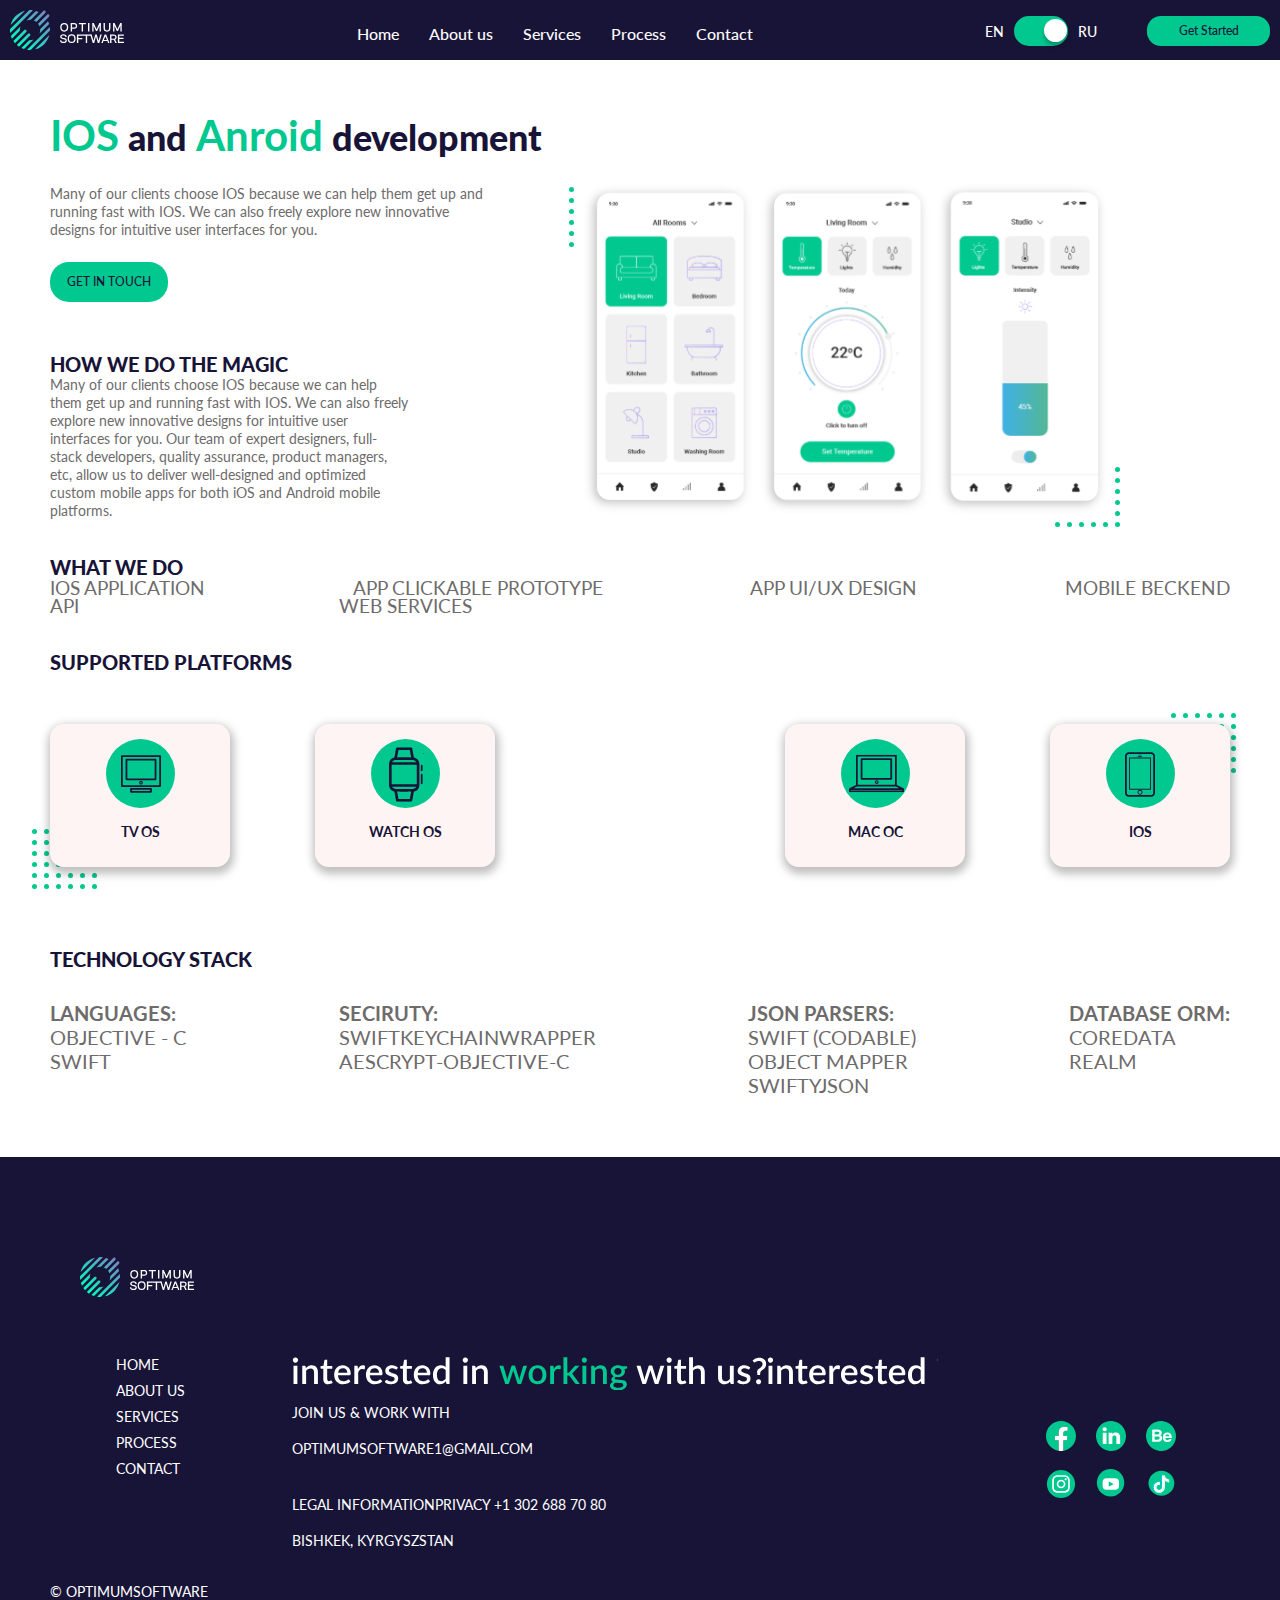
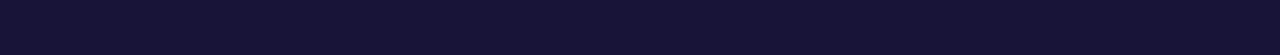
<file: html/ios.html>
<!DOCTYPE html>
<html lang="en">
<head>
    <meta charset="UTF-8">
    <meta http-equiv="X-UA-Compatible" content="IE=edge">
    <meta name="viewport" content="width=device-width, initial-scale=1.0">
    <link href="https://cdn.jsdelivr.net/npm/bootstrap@5.1.3/dist/css/bootstrap.min.css" rel="stylesheet" integrity="sha384-1BmE4kWBq78iYhFldvKuhfTAU6auU8tT94WrHftjDbrCEXSU1oBoqyl2QvZ6jIW3" crossorigin="anonymous">
    <link rel="preconnect" href="https://fonts.googleapis.com">
    <link rel="preconnect" href="https://fonts.gstatic.com" crossorigin>
    <link href="https://fonts.googleapis.com/css2?family=Dongle:wght@300;400;700&family=Fraunces:wght@400;500;600&family=Inter:wght@400;500;700&family=Lato:wght@300;400;700;900&family=Open+Sans:wght@500;600;700&family=Roboto:wght@400;500;700&display=swap" rel="stylesheet">
    <link rel="stylesheet" href="../css/styles.css">
    <link rel="stylesheet" href="../index.html">
    <link rel="stylesheet" href="../css/ios.css">
    <title>Optimum Software</title>
</head>
<body>
    <header>
        <a href="../index.html" class="logotip">
          <img class="logo" src="../img/logo.svg" alt="">
          <img class="logo__name" src="../img/logoName.svg" alt="">
        </a>
        <div class="nav__pages">
            <a class="nav__title" href="#homePage">Home</a>
            <a class="nav__title" href="#aboutUs">About  us</a>
            <a class="nav__title" href="#services">Services</a>
            <a class="nav__title" href="#procces">Process</a>
            <a class="nav__title" href="#contact">Contact</a>
        </div>
        <div class="btn__group">
            <div class="language">
                <p class="language__text">EN</p>
                <label class="switch">
                    <input class="checkbox" type="checkbox" checked>
                    <span class="slider round"></span>
                </label>
                <p class="language__text">RU</p>
            </div>
            <button class="button">Get Started</button>
        </div>
        <div id="menu">
          <input type="checkbox" id="chekbox-burger">
          <span id="button-burger"></span>
          <nav>
            <ul>
              <li><a class="burger__pages" href="#homePage">Home</a></li>
              <li><a class="burger__pages" href="#procces">Process</a></li>
              <li><a class="burger__pages" href="#aboutUs">About  us</a></li>
              <li><a class="burger__pages" href="#services">Services</a></li>
              <li><a class="burger__pages" href="#contact">Contact</a></li>
            </ul>      
          </nav>    
        </div> 
    </header>
    <div class="container">
        <p class="title"><span>IOS</span> and <span>Anroid</span> development</p>
        <p class="ios__text">Many of our clients choose IOS because we can help them get up and running fast with IOS. We can also freely explore new innovative designs for intuitive user interfaces for you.</p>
        <button class="ios__btn">GET IN TOUCH</button>
        <div class="ios__work">
            <div class="texts__left">
                <p class="left__title">HOW WE DO THE MAGIC</p>
                <p class="left__text">Many of our clients choose IOS because we can help them get up and running fast with IOS. We can also freely explore new innovative designs for intuitive user interfaces for you. Our team of expert designers, full-stack developers, quality assurance, product managers, etc, allow us to deliver well-designed and optimized custom mobile apps for both iOS and Android mobile platforms.</p>
            </div>
            <div class="ios__phone">
                <p class="pointed"></p>
                <div class="telephone">
                    <img class="phones" src="../img/firstPhone.svg" alt="phone">
                    <img class="phones" src="../img/secondPhone.svg" alt="phone">
                    <img class="phones" src="../img/thirdPhone.svg" alt="phone">
                </div>
                <p class="bottom__point"></p>
            </div>
        </div>
        <div class="more__info">
            <p class="more__title">WHAT WE DO</p>
            <div class="more__info-text">
                <div class="most__work">
                    <p class="more__text">IOS APPLICATION</p>
                    <p class="more__text">APP CLICKABLE PROTOTYPE</p>
                    <p class="more__text">APP UI/UX DESIGN</p>
                    <p class="more__text">MOBILE BECKEND</p>
                </div>
                <div class="works">
                    <p class="more__text">API</p>
                    <p class="more__text">WEB SERVICES</p>
                </div>
            </div>
        </div>
        <div class="support__platform">
            <p class="support__title">SUPPORTED PLATFORMS</p>
            <div class="common__card">
                <p class="pointed__top"></p>
                <div class="right__part">
                    <div class="card__box">
                        <div class="tv__bg"><img class="tv__img" src="../img/tv.svg" alt=""></div>
                        <p class="item__text">TV OS</p>
                    </div>
                    <div class="card__box">
                        <div class="watch__bg"><img class="watch__img" src="../img/watch.svg" alt=""></div>
                        <p class="item__text">WATCH OS</p>
                    </div>
                </div>
                <div class="left__part">
                    <div class="part__box">
                        <div class="mac__bg"><img class="mac__img" src="../img/mac.svg" alt=""></div>
                        <p class="item__text">MAC OC</p>
                    </div>
                    <div class="part__box">
                        <div class="ios__bg"><img class="ios__img" src="../img/ios.svg" alt=""></div>
                        <p class="item__text">IOS</p>
                    </div>
                </div>
                <p class="pointed__bottom"></p>
            </div>
        </div>
        <div class="technology">
            <p class="technology__title">TECHNOLOGY STACK</p>
            <div class="instrument__job">
                <div>
                    <p class="job__title">LANGUAGES:</p>
                    <p class="instrument__text">OBJECTIVE - C</p>
                    <p class="instrument__text">SWIFT</p>
                </div>
                <div>
                    <p class="job__title">SECIRUTY:</p>
                    <p class="instrument__text">SWIFTKEYCHAINWRAPPER</p>
                    <p class="instrument__text">AESCRYPT-OBJECTIVE-C</p>
                </div>
                <div>
                    <p class="job__title">JSON PARSERS:</p>
                    <p class="instrument__text">SWIFT (CODABLE)</p>
                    <p class="instrument__text">OBJECT MAPPER</p>
                    <p class="instrument__text">SWIFTYJSON</p>
                </div>
                <div>
                    <p class="job__title">DATABASE ORM:</p>
                    <p class="instrument__text">COREDATA</p>
                    <p class="instrument__text">REALM</p>
                </div>
            </div>
        </div>
    </div>

    <footer class="footer">
        <div class="about__footer">
            <div class="footer__logo">
                <img class="logo" src="../img/logo.svg" alt="">
                <img class="logo__name" src="../img/logoName.svg" alt="">
            </div>
            <div class="bottom__all">
                <div class="footer__pages">
                    <p>HOME</p>
                    <p>ABOUT US</p>
                    <p>SERVICES</p>
                    <p>PROCESS</p>
                    <p>CONTACT</p>
                </div>
                <div class="our__work">
                    <div>
                        <div class="interesting__job"></div>
                        <p class="job__text">JOIN US & WORK WITH</p>
                        <p class="job__text">OPTIMUMSOFTWARE1@GMAIL.COM</p>
                    </div>
                    <div class="second__job-text">
                        <p class="job__text">LEGAL INFORMATIONPRIVACY +1 302 688 70 80</p>
                        <p class="job__text">BISHKEK, KYRGYSZSTAN</p>
                    </div>
                </div>
                <div class="social">
                    <div class="first__app">
                        <a target="_blank" href="https://www.facebook.com/optimumsoft1"><img class="social__img" src="../img/facebook.svg" alt=""></a>
                        <a target="_blank" href="https://www.linkedin.com/in/optimum-software-85716a237/"><img class="social__img" src="../img/linkedin.svg" alt=""></a>
                        <a target="_blank" href="https://www.behance.net/optimumsoftware"><img class="social__img" src="../img/behinds.svg" alt=""></a>
                    </div>
                    <div class="second__app">
                        <a target="_blank" href="https://instagram.com/optimumsoftware?utm_medium=copy_link"><img class="social__img" src="../img/instagram.svg" alt=""></a>
                        <a target="_blank" href="https://www.youtube.com/channel/UCGAFVqJlW7vvJTMFbqvuH6A/videos"><img class="social__img" src="../img/youtube.svg" alt=""></a>
                        <a target="_blank" href=""><img class="social__img" src="../img/tiktok.svg" alt=""></a>
                    </div>
                </div>
            </div>
            <p class="commerts">© optimumsoftware</p>
        </div>
    </footer>

    <script src="https://cdn.jsdelivr.net/npm/@popperjs/core@2.10.2/dist/umd/popper.min.js" integrity="sha384-7+zCNj/IqJ95wo16oMtfsKbZ9ccEh31eOz1HGyDuCQ6wgnyJNSYdrPa03rtR1zdB" crossorigin="anonymous"></script>
    <script src="https://cdn.jsdelivr.net/npm/bootstrap@5.1.3/dist/js/bootstrap.min.js" integrity="sha384-QJHtvGhmr9XOIpI6YVutG+2QOK9T+ZnN4kzFN1RtK3zEFEIsxhlmWl5/YESvpZ13" crossorigin="anonymous"></script>
</body>
</html>
</file>
<file: css/styles.css>
*{
    padding: 0;
    margin: 0;
    box-sizing: border-box;
    font-family: 'Lato', sans-serif;
}
header{
    background: #181438;
    width: auto;
    display: flex;
    justify-content: space-between;
    padding: 10px ;
}
a{
    text-decoration: none;
}
.logotip{
    display: flex;
    grid-gap: 10px;
}
.logo{
    width: 42px;
    height: 42px;
}
.logo__name{
    width: 64px;
    height: 20px;
}
.nav__pages{
    display: flex;
    text-align: center;
    grid-gap: 30px;
    margin-top: 15px;
}
.nav__title{
    text-decoration: none;
    font-weight: 500;
    font-size: 16px;
    line-height: 18px;
    color: #FFFCFC;
}
.nav__title:hover{
    color: #80D7BF;
}
.btn__group{
    display: flex;
    grid-gap: 50px;
    margin-top: 6px;
}
.language{
    display: flex;
    grid-gap: 10px;
}
.language__text{
    margin-top: 7px;
    font-weight: 500;
    font-size: 14px;
    line-height: 17px;
    color: #FFFCFC;
}
.switch {
    position: relative;
    display: inline-block;
    width: 54px;
    height: 30px;
}
.switch .checkbox { 
    opacity: 0;
    width: 0;
    height: 0;
}
.slider {
    position: absolute;
    cursor: pointer;
    top: 0;
    left: 0;
    right: 0;
    bottom: 0;
    background-color: #ccc;
    -webkit-transition: .4s;
    transition: .4s;
}
.slider:before {
    position: absolute;
    content: "";
    width: 23px;
    height: 23px;
    left: 4px;
    bottom: 4px;
    background-color: white;
    box-shadow: 0px 4px 4px rgba(0, 0, 0, 0.25);
    -webkit-transition: .4s;
    transition: .4s;
}
.checkbox:checked + .slider {
    background: #00C88F;
}
.checkbox:checked + .slider:before {
    -webkit-transform: translateX(26px);
    -ms-transform: translateX(26px);
    transform: translateX(26px);
}
.slider.round {
    border-radius: 34px;
}
.slider.round:before {
    border-radius: 50%;
}
.button{
    border: none;
    width: 123px;
    height: 30px;
    background: #00C88F;
    border-radius: 14px;
    font-weight: 500;
    font-size: 12px;
    line-height: 14px;
    color: #181438;
}
#menu {
    display : block;
    position : absolute;
    right : 50px;
    opacity: 0;
}
#menu nav {
    position : absolute;
    overflow:hidden;
    top : 50px;
    right: 30px;
    width: 150px;
    height: 185px;
    text-align: center;
}
#menu ul {
    list-style : none;
    overflow : hidden;
    margin : 0;
    padding : 0;
    transform : translateX(180px);
    transition : 0.5s;
    opacity : 0;
    transition : 0.5s;
    border-radius: 14px;
}
#menu li {
    display : block;
    background: #FFF4F4;
    color : #000;
}
.burger__pages{
    display : block;
    text-decoration : none;
    padding : 10px;
    width : 100%;
    font-weight: 500;
    font-size: 15px;
    line-height: 17px;
    color: #6A6969;
}
.burger__pages:hover{
    color: #80D7BF;
    transition: all .2s;
}
#menu input[type="checkbox"] {
    appearance:none;
    -moz-appearance:none;
    -webkit-appearance:none;
    cursor : pointer;
}
#menu input {
    display: block;
    width: 32px;
    height: 25px;
    position: absolute;
    cursor: pointer;
    opacity: 0; 
    z-index: 2;
    top : 2px;
    -webkit-touch-callout: none;
}
#button-burger {
    display : block;
    width: 33px;
    height: 4px;
    position: absolute;  
    background: #FFFFFF;
    border-radius: 4px;
    z-index: 1;
    top : 20px;
    transition : width 0.3s, background-color 0.3s;
}
#button-burger::before {
    content : "";
    display : block;
    width: 33px;
    height: 4px;
    position: relative;  
    background: #FFFFFF;
    border-radius: 4px;
    z-index: 1;
    top : -11px;
    transition : 0.3s;
}  
#button-burger::after {
    content : "";
    display : block;
    width: 33px;
    height: 4px;
    position: relative;  
    background: #FFFFFF;
    border-radius: 4px;
    z-index: 1;
    top : 7px;
    transition : 0.3s;
}
#menu input:checked + #button-burger {
    background-color : #fff;
    width : 0;
    transition : width 0.3s 0.1s, background-color 0.3s;
}
#menu input:checked + #button-burger:before {
    transform : translatey(11px) rotate(45deg);
}
#menu input:checked + #button-burger:after {
    transform : translatey(-11px) rotate(-45deg);
}
#menu input:checked ~ nav ul {
    transform : none;
    opacity : 1;
    transition : transform 0.5s;
}

.container{
    font-family: 'Lato', sans-serif;
}
.main{
    display: flex;
    justify-content: space-around;
    flex-wrap: wrap;
    margin-top: 70px;
}
.main__text{
    width: 423px;
    font-style: normal;
    font-weight: 900;
    font-size: 48px;
    line-height: 58px;
    color: #181438;
}
.success{
    font-weight: 900;
    font-size: 46px;
    line-height: 58px;
    color: #181438;
    border: 3px solid #00C88F;
    padding-bottom: 8px;
    border-radius: 45%;
}
.main__desk{
    width: 490px;
    height: 67px;
    font-style: normal;
    font-weight: 400;
    font-size: 14px;
    line-height: 18px;
    color: #6E6B6B;
    margin-top: 25px;
}
.main__btn{
    width: 118px;
    height: 39px;
    background: #00C88F;
    border-radius: 19px;
    border: none;
    margin-top: 15px;
    font-weight: 500;
    font-size: 12px;
    line-height: 14px;
    color: #181438;
}
.main__img{
    width: 400px;
    height: 350px;
}
#toTop {
    position: fixed;
    bottom: 10px; 
    right: 100px;
    cursor: pointer;
    display: none;
    z-index: 12345678;
}
.up__arrow{
    width: 44px;
    height: 44px;
}
.video{
    display: flex;
    justify-content: space-around;
    flex-wrap: wrap;
    margin-top: 70px;
}
.video__left{
    position: relative;
}
.video__img{
    width: 356px;
    height: 330px;
    border-radius: 14px;
}
.about__video{
    position: absolute;
    width: 188px;
    height: 80px;
    left: 250px;
    top: 150px;
    padding: 10px;
    background: #FFFFFF;
    box-shadow: 1px 3px 9px 2px rgba(0, 0, 0, 0.25);
    border-radius: 12px;
    font-weight: 400;
    font-size: 12px;
    line-height: 18px;
    color: #6E6B6B;
}
.video__point{
    background: url("../img/points.svg");
    position: absolute;
    width: 65px;
    height: 60px;
    left: 312px;
    top: 287px;
    z-index: -3;
}
.video__right{
    margin-top: 60px;
}
span{
    font-weight: 700;
    font-size: 42px;
    line-height: 50px;
    color: #00C88F;
}
.video__right-text{
    width: 479px;
    font-style: normal;
    font-weight: 700;
    font-size: 42px;
    line-height: 50px;
    color: #181438;
}
.video__right-desk{
    width: 423px;
    font-style: normal;
    font-weight: 400;
    font-size: 14px;
    line-height: 18px;
    color: #6E6B6B;
    margin-top: 25px;
}
.amount{
    display: flex;
    justify-content: space-around;
    flex-wrap: wrap;
    grid-gap: 35px;
    margin-top: 90px;
    width: 980px;
    height: 130px;
    border: 2px solid #00C88F;
    border-radius: 14px;
    margin-left: 75px;
    padding: 25px 0;
}
.year{
    font-weight: 700;
    font-size: 42px;
    line-height: 50px;
    color: #181438;
    text-align: center;
}
.plus{
    font-weight: 700;
    font-size: 42px;
    line-height: 50px;
    color: #181438;
    text-align: center;
}
.plus__text{
    font-weight: 500;
    font-size: 14px;
    line-height: 18px;
    color: #6E6B6B;
}
.ninety{
    font-weight: 700;
    font-size: 42px;
    line-height: 50px;
    color: #181438;
    text-align: center;
}
.twenty{
    font-weight: 700;
    font-size: 42px;
    line-height: 50px;
    color: #181438;
    text-align: center;
}
.task__group{
    display: flex;
    justify-content: space-around;
    flex-wrap: wrap;
    margin-top: 60px;
}
.task__left-text{
    width: 250px;
    font-weight: 700;
    font-size: 42px;
    line-height: 50px;
    color: #181438;
}
.task__left-desk{
    width: 423px;
    font-weight: 400;
    font-size: 14px;
    line-height: 18px;
    color: #6E6B6B;
    margin-top: 25px;
}
.task__btn{
    border: none;
    width: 155px;
    height: 41px;
    background: #00C88F;
    border-radius: 18px;
    margin-top: 15px;
    font-weight: 500;
    font-size: 12px;
    line-height: 14px;
    color: #181438;
}
.task__right{
    position: relative;
}
.link__pages{
    text-decoration: none;
    color: #000;
}
.link__pages:hover{
    color: #FFFFFF;
}
.one__variant{
    display: flex;
    grid-gap: 25px;
}
.one__point{
    background: url("../img/points.svg");
    position: absolute;
    width: 65px;
    height: 60px;
    right: 90%;
    top: 99px;
    z-index: -3;
}
.front__end{
    width: 180px;
    height: 155px;
    background: #FFF4F4;
    box-shadow: 1px 4px 9px 3px rgba(0, 0, 0, 0.2);
    border-radius: 14px;
    margin: 0 auto;
    padding: 15px;
}
.front__end:hover{
    background: #181438;
    color: #FFFFFF;
    transition: all .5s;
    cursor: pointer;
}
.front{
    width: 43px;
    height: 43px;
    padding: 10px;
    background-color: #00C88F;
    border-radius: 50%;
    margin: 0 auto;
}
.name__text{
    font-weight: 700;
    font-size: 14px;
    line-height: 17px;
    text-align: center;
    margin-top: 8px;
}
.name__desk{
    width: 161px;
    font-weight: 500;
    font-size: 10px;
    line-height: 14px;
    color: #6E6B6B;
}
.design:hover{
    background: #181438;
    color: #FFFFFF;
    transition: all .5s;
    cursor: pointer;
}
.design{
    width: 180px;
    height: 155px;
    background: #FFF4F4;
    box-shadow: 1px 4px 9px 3px rgba(0, 0, 0, 0.2);
    border-radius: 14px;
    margin: 0 auto;
    padding: 10px;   
    margin-top: 40px;
}
.design__img{
    width: 43px;
    height: 43px;
    padding: 6px 5px;
    background-color: #00C88F;
    border-radius: 50%;
    margin: 0 auto;
    text-align: center;
}
.two__variant{
    display: flex;
    grid-gap: 28px;
}
.two__point{
    background: url("../img/points.svg");
    position: absolute;
    width: 65px;
    height: 60px;
    left: 86%;
    top: 345px;
    z-index: -3;
}
.back__end{
    width: 180px;
    height: 155px;
    background: #FFF4F4;
    box-shadow: 1px 4px 9px 3px rgba(0, 0, 0, 0.2);
    border-radius: 14px;
    margin: 0 auto;
    padding: 15px;
}
.back__end:hover{
    background: #181438;
    color: #FFFFFF;
    transition: all .5s;
    cursor: pointer;
}
.app{
    width: 180px;
    height: 155px;
    background: #FFF4F4;
    box-shadow: 1px 4px 9px 3px rgba(0, 0, 0, 0.2);
    border-radius: 14px;
    margin: 0 auto;
    padding: 10px;
    margin-top: 40px;
}
.app:hover{
    background: #181438;
    color: #FFFFFF;
    transition: all .5s;
    cursor: pointer;
}
.app__img{
    display: flex;
    width: 43px;
    height: 43px;
    padding: 6px 5px;
    background-color: #00C88F;
    border-radius: 50%;
    margin: 0 auto;
}
.android{
    width: 17px;
    height: 19px;
    margin-top: 7px;
}
.apple{
    width: 14px;
    height: 17px;
    left: 1200px;
    top: 1333px;
}
.five__item{
    margin-top: 80px;
    display: block;
    justify-content: center;
}
.prototype{
    width: 980px;
    height: 80px;
    border: 2px solid #C6C2C2;
    border-radius: 14px;
    margin: 0 auto;
    padding: 15px;
    display: flex;
    flex-wrap: wrap;
    justify-content: space-around;
    text-align: center;
    margin-bottom: 25px;
}
.number{
    width: 43px;
    height: 43px;
    background: #00C88F;
    border-radius: 50%;
    padding: 8px 10px;
}
.first__name{
    font-weight: 700;
    font-size: 14px;
    line-height: 17px;
    color: #181438;
    margin-top: 10px;
}
.business{
    font-weight: 700;
    font-size: 14px;
    line-height: 17px;
    color: #181438;
    text-align: center;
}
.prototype__text{
    font-weight: 400;
    font-size: 14px;
    line-height: 18px;
    color: #6E6B6B;
}
.architect{
    width: 980px;
    height: 80px;
    border: 2px solid #C6C2C2;
    border-radius: 14px;
    margin: 0 auto;
    padding: 15px;
    display: flex;
    justify-content: space-around;
    flex-wrap: wrap;
    margin-bottom: 25px;
}
.architect__name{
    font-weight: 700;
    font-size: 14px;
    line-height: 17px;
    color: #181438;
    margin-top: 10px;
    margin-right: 50px;
}
.develop{
    width: 980px;
    height: 80px;
    border: 2px solid #C6C2C2;
    border-radius: 14px;
    margin: 0 auto;
    padding: 15px;
    display: flex;
    justify-content: space-around;
    flex-wrap: wrap;
    margin-bottom: 25px;
}
.test{
    width: 980px;
    height: 90px;
    border: 2px solid #C6C2C2;
    border-radius: 14px;
    margin: 0 auto;
    padding: 15px;
    display: flex;
    justify-content: space-around;
    grid-gap: 20px;
    margin-bottom: 25px;
}
.test__name{
    font-weight: 700;
    font-size: 14px;
    line-height: 17px;
    color: #181438;
    margin-top: 10px;
    margin-right: 85px;
}
.test__text{
    width: 385px;
    font-weight: 400;
    font-size: 14px;
    line-height: 18px;
    color: #6E6B6B;
}
.deploy{
    width: 980px;
    height: 80px;
    border: 2px solid #C6C2C2;
    border-radius: 14px;
    margin: 0 auto;
    padding: 15px;
    display: flex;
    justify-content: space-around;
    flex-wrap: wrap;
}
.deploy__name{
    font-weight: 700;
    font-size: 14px;
    line-height: 17px;
    color: #181438;
    margin-top: 10px;
    margin-right: 100px;
}
.footer{
    background: #181438;
    margin-top: 60px;
    padding: 50px;
    font-family: 'Lato';
}
.services__text{
    padding-top: 50px;
    font-weight: 700;
    font-size: 36px;
    line-height: 43px;
    color: #FFFFFF;
    text-align: center;
}
.send__data{
    display: flex;
    flex-wrap: wrap;
    position: relative;
}
.laptop{
    background: url("../img/laptop.svg");
    width: 556px;
    height: 420px;
}
.common__date{
    position: absolute;
    left: 400px;
    top: 25px;
}
.input__date{
    display: flex;
    grid-gap: 30px;
    flex-wrap: wrap;
}
.inp{
    margin-top: 20px;
    width: 287px;
    height: 50px;
    border: none;
    outline: none;
    padding: 10px 15px;
    border: 1px solid #FFFFFF;
    color: #FFFFFF;
    background: none;
    border-radius: 22px;
}
.message{
    margin: 30px 0;
    width: 605px;
    border: none;
    outline: none;
    padding: 10px 15px 90px 15px;
    color: #FFFFFF;
    background: none;
    border: 1px solid #FFFFFF;
    border-radius: 22px;
}
.message__btn{
    width: 172px;
    height: 50px;
    border: none;
    background: #00C88F;
    border-radius: 22px;
    font-weight: 500;
    font-size: 14px;
    line-height: 17px;
    color: #181438;
}
.about__footer{
    margin-top: 50px;
}
.footer__logo{
    display: flex;
    grid-gap: 10px;
    margin-left: 30px;
}
.logo{
    width: 40px;
    height: 40px;
}
.logo__name{
    width: 64px;
    height: 20px;
    margin-top: 13px;
}
.bottom__all{
    margin-top: 30px;
    display: flex;
    justify-content: space-around;
    flex-wrap: wrap;
}
.footer__pages{
    margin-top: 25px;
    font-weight: 400;
    font-size: 14px;
    line-height: 26px;
    color: #FFFFFF;
    margin-left: 12px;
}
.our__work{
    margin-top: 30px;
}
.interesting__job{
    background: url("../img/workingUs.svg");
    width: 646px;
    height: 33px;
}
.job__text{
    margin-top: 10px;
    font-weight: 400;
    font-size: 14px;
    line-height: 26px;
    color: #FFFFFF;
}
.second__job-text{
    margin-top: 30px;
}
.social{
    margin-top: 8%;
}
.first__app{
    display: flex;
    grid-gap: 20px;
}
.social__img{
    width: 30px;
    height: 30px;
}
.second__app{
    display: flex;
    grid-gap: 20px;
    margin-top: 15px;
} 
.commerts{
    margin-top: 25px;
    font-weight: 400;
    font-size: 14px;
    line-height: 26px;
    text-transform: uppercase;
    color: #FFFFFF;
}
@media screen and (max-width: 800px) {
    .nav__pages{
        opacity: 0;
    }
    .nav__title{
        opacity: 0;
    }
    .btn__group{
        position: absolute;
        left: 40%;
    }
    .button{
        opacity: 0;
        z-index: -1;
    }
    #menu {
        opacity: 5;
    }
}
@media screen and (max-width: 950px) {
    .main__text{
        width: auto;
        text-align: center;      
    }
    .main__desk{
        width: auto;
        text-align: center;
    }
    .main__btn{
        margin-top: 15px;
        position: relative;
        left: 50%;
        transform: translate(-50%, 0);
    }
    .main__img {
        width: 250px;
        height: 200px;
        margin-top: 30px;
    }
    #toTop {
        left: 290px;
    }
    .video__img{
        width: 250px;
        height: 220px;
    }
    .video__point{
        background: none;
    }
    .video__right{
        margin-top: 80px;
        margin-left: 2%;
    }
    .video__right-text{
        width: auto;
    }
    .video__right-desk{
        width: auto;
        margin-top: 15px;
    }
    .about__video{
        margin-top: 5px;
        width: auto;
        height: auto;
        left: 150px;
    }
    .amount{
        width: 340px;
        height: auto;
        margin: 0 auto;
    }
    .task__left-text{
        width: auto;
    }
    .task__left-desk{
        width: auto;
        margin-top: 25px;
    }
    .task__btn{
        margin-top: 15px;
    }
    .task__right{
        margin-top: 35px;
        margin-left: 20px;
    }
    .one__point{
        background: none;
    }
    .front__end{
        width: 160px;
        height: 150px;
    }
    .name__desk{
        width: 140px;
    }
    .design{
        width: 160px;
        height: 150px;
    }
    .two__variant{
        margin-top: 30px;
    }
    .two__point{
        background: none;
    }
    .back__end{
        width: 160px;
        height: 150px;
    }
    .app{
        width: 160px;
        height: 150px;
    }
    .prototype{
        width: auto;
        height: auto;
        margin: 0 auto;
        margin-bottom: 25px;
    }
    .prototype__text{
        font-weight: 400;
        font-size: 10px;
        line-height: 14px;
        color: #6E6B6B;
    }
    .architect{
        width: auto;
        height: auto;
        margin: 0 auto;
        margin-bottom: 25px;
    }
    .develop{
        width: auto;
        height: auto;
        margin: 0 auto;
        margin-bottom: 25px;
    }
    .test{
        width: auto;
        height: auto;
        margin: 0 auto;
        flex-wrap: wrap;
        margin-bottom: 25px;
    }
    .test__text{
        width: auto;
    }
    .deploy{
        width: auto;
        height: auto;
        margin: 0 auto;
    }
    .footer{
        padding: 5px 15px;
    }
    .common__date{
        position: absolute;
        left: 2px;
        top: 25px;
        margin: 0 auto;
    }
    .inp{
        width: 300px;
        height: 50px;
    }
    .message{
        width: 300px;
        height: 120px;
    }
    .message__btn{
        width: 172px;
        height: 50px;
        position: relative;
        left: 40%;
    }
    .laptop{
        background: none;
    }
    .about__footer{
        margin-top: 200px;
    }
    .our__work{
        text-align: center;
    }
    .job__text{
        /* width: 150px; */
        font-weight: 400;
        font-size: 10px;
        line-height: 26px;
    }
    .interesting__job{
        background: none;
    }
    .commerts{
        margin-top: 25px;
        font-weight: 400;
        font-size: 14px;
        line-height: 26px;
        text-transform: uppercase;
        color: #FFFFFF;
    }
}
</file>
<file: css/back.css>
.container{
    padding: 0 50px;
    font-family: 'Lato';
    margin-top: 50px;
}
.back__title{
    font-weight: 900;
    font-size: 36px;
    line-height: 43px; 
    color: #181438;  
}
.back__text{
    margin-top: 25px;
    width: 445px;
    font-weight: 400;
    font-size: 14px;
    line-height: 18px;
    color: #6E6B6B;
}
.back__btn{
    margin-top: 23px;
    width: 118px;
    height: 40px;
    border: none;
    background: #00C88F;
    border-radius: 19px;
    font-weight: 500;
    font-size: 12px;
    line-height: 14px;
    color: #181438;
}
.back__work{
    display: flex;
    justify-content: space-between;
    flex-wrap: wrap;
}
.back__about{
    margin-top: 50px;
}
.back__about-title{
    font-weight: 900;
    font-size: 20px;
    line-height: 24px;
    color: #181438;
}
.back__about-text{
    width: 387px;
    font-weight: 400;
    font-size: 14px;
    line-height: 18px;
    color: #6E6B6B;
}
.man__img{
    position: absolute;
    left: 650px;
    top: 25%;
}
.man{
    width: 452px;
    height: 395px;
}
.common__support{
    margin-top: 70px;
    position: relative;
}
.support{
    font-weight: 900;
    font-size: 20px;
    line-height: 24px;
    color: #181438;
}
.back__item{
    width: 984px;
    height: 143px;
    margin: 0 auto;
    background: #FFF4F4;
    box-shadow: 1px 4px 9px 3px rgba(0, 0, 0, 0.25);
    border-radius: 14px;
    margin-top: 40px;
    display: flex;
    justify-content: space-around;
    flex-wrap: wrap;
    padding: 20px 25px;
}
.item__top-point{
    background: url("../img/points.svg");
    position: absolute;
    width: 65px;
    height: 60px;
    left: 7px;
    top: 71%;
    z-index: -3;
}
.laravel__img{
    width: 67px;
    height: 69px;
}
.item__text{
    font-weight: 500;
    font-size: 14px;
    line-height: 14px;
    color: #6E6B6B;
    text-align: center;
    margin-top: 15px;
}
.node__js-img{
    width: 108px;
    height: 43px;
    margin-top: 25px;
}
.go__img{
    width: 103px;
    height: 39px;
    margin-top: 29px;
}
.firebase__img{
    width: 50px;
    height: 68px;
    margin-top: 3px;
}
.php__img{
    width: 84px;
    height: 45px;
    margin-top: 25px;
}
.postgresql__img{
    width: 59px;
    height: 61px;
    margin-top: 8px;
}

.item__bottom-point{
    background: url("../img/points.svg");
    position: absolute;
    width: 65px;
    height: 60px;
    right: 16px;
    top: 21%;
    z-index: -3;
}
@media screen and (max-width: 950px) {
    .container{
        padding: 0 20px;
    }
    .back__text{
        width: auto;
    }
    .back__about-text{
        width: auto;
    }
    .man__img{
        position: absolute;
        left: 1px;
        top: 90%;   
        /* margin: 0 auto; */
    }
    .man{
        width: 305px;
        height: 300px;
        margin: 0 auto;
    }
    .common__support{
        margin-top: 100%;
    }
    .back__item{
        width: auto;
        height: auto;
        grid-gap: 2px;
        margin: 0 auto;
    }
    .item__top-point{
        background: none;
    }
    .item__bottom-point{
        background: none;
    }
}
</file>
<file: css/chat.css>
.container{
    padding: 0 50px;
    font-family: 'Lato';
    margin-top: 50px;
}
.top__chat{
    display: flex;
    justify-content: space-between;
    flex-wrap: wrap;
    margin-top: 15px;
}
.chat__title{
    font-weight: 900;
    font-size: 36px;
    line-height: 43px;
    color: #181438;
}
.chat__text{
    margin-top: 10px;
    width: 344px;
    font-weight: 400;
    font-size: 14px;
    line-height: 18px;
    color: #6E6B6B;
}
.work__gmail{
    margin-top: 50px;
}
.work__title{
    font-weight: 400;
    font-size: 14px;
    line-height: 18px;
    color: #6E6B6B;
}
.work__text{
    font-weight: 400;
    font-size: 14px;
    line-height: 18px;
    color: #181438;
}
.input__box{
    margin-top: 30px;
}
.start__title{
    font-weight: 900;
    font-size: 20px;
    line-height: 24px;
    text-transform: uppercase;
    color: #181438;
}
.about__date{
    margin-top: 30px;
}
.about__inp{
    display: flex;
    flex-wrap: wrap;
}
.top__input{
    display: flex;
    grid-gap: 55px;
    flex-wrap: wrap;
}
.date__inp{
    margin-top: 20px;
    width: 287px;
    height: 50px;
    border: none;
    outline: none;
    padding: 10px 15px;
    border: 1px solid #8C8A8A;
    color: #000;
    background: none;
    border-radius: 22px;
}
.bottom__inp{
    display: flex;
    grid-gap: 55px;
    flex-wrap: wrap;
}
.message__inp{
    margin: 30px 0;
    width: 630px;
    border: none;
    outline: none;
    padding: 20px 15px 100px 15px;
    color: #000;
    background: none;
    border: 1px solid #8C8A8A;
    border-radius: 22px;
}
.date__btn{
    width: 172px;
    height: 50px;
    border: none;
    background: #00C88F;
    border-radius: 22px;
    font-weight: 500;
    font-size: 14px;
    line-height: 17px;
    color: #181438;
}
@media screen and (max-width: 950px) {
    .container{
        padding: 0 20px;
    }
    .chat__text{
        width: auto;
    }
    .work__gmail{
        margin-top: 10px;
    }
    .date__inp{
        width: 290px;
        height: 50px;
    }
    .top__input{
        grid-gap: 10px;
    }
    .bottom__inp{
        grid-gap: 10px;
    }
    .message__inp{
        width: 290px;
        height: 115px;
    }
}
</file>
<file: css/design.css>
.container{
    padding: 0 50px;
    font-family: 'Lato';
    margin-top: 50px;
}
.design__title{
    font-weight: 900;
    font-size: 36px;
    line-height: 43px; 
    color: #181438;  
}
.design__text{
    margin-top: 25px;
    width: 445px;
    font-weight: 400;
    font-size: 14px;
    line-height: 18px;
    color: #6E6B6B;
}
.design__btn{
    margin-top: 23px;
    width: 118px;
    height: 40px;
    border: none;
    background: #00C88F;
    border-radius: 19px;
    font-weight: 500;
    font-size: 12px;
    line-height: 14px;
    color: #181438;
}
.design__work{
    display: flex;
    justify-content: space-between;
    flex-wrap: wrap;
    position: relative;
}
.design__text-left{
    margin-top: 50px;
}
.process__title{
    font-weight: 900;
    font-size: 20px;
    line-height: 24px;
    color: #181438;
}
.process__text{
    width: 344px;
    font-weight: 400;
    font-size: 14px;
    line-height: 18px;
    color: #6E6B6B;
}
.design__phone{
    position: absolute;
    left: 530px;
    bottom: 1%;
}
.poin__top{
    background: url("../img/points.svg");
    position: absolute;
    width: 65px;
    height: 60px;
    right: 477px;
    bottom: 80%;
    z-index: -3;
}
.telephones{
    display: flex;
    justify-content: space-around;
}
.phone{
    width: 177px;
    height: 338px;
}
.point__bottom{
    background: url("../img/points.svg");
    position: absolute;
    width: 65px;
    height: 60px;
    left: 475px;
    top: 287px;
    z-index: -3;
}
.platforms{
    margin-top: 40px;
}
.platform__title{
    font-weight: 900;
    font-size: 20px;
    line-height: 24px;
    color: #181438;
}
.cards{
    margin-top: 50px;
    display: flex;
    justify-content: space-around;
    flex-wrap: wrap;
    position: relative;
}
.card__top-point{
    background: url("../img/points.svg");
    position: absolute;
    width: 65px;
    height: 60px;
    left: 8px;
    top: 117px;
    z-index: -3;
}
.two__card{
    display: flex;
    grid-gap: 55px;
}
.first__card{
    width: 285px;
    height: 155px;
    background: #FFF4F4;
    text-align: center;
    box-shadow: 1px 4px 9px 3px rgba(0, 0, 0, 0.25);
    border-radius: 14px;
    padding: 13px 10px;
}
.bg__image{
    width: 43px;
    height: 43px;
    background: #00C88F;
    margin: 0 auto;
    border-radius: 50%;
    padding: 7px 5px;
}
.card__img{
    width: 20px;
    height: 30px;
}
.card__title{
    font-weight: 700;
    font-size: 14px;
    line-height: 17px;
    color: #181438;
    margin-top: 5px;
}
.card__text{
    width: 255px;
    font-weight: 500;
    font-size: 10px;
    line-height: 14px;
    color: #6E6B6B;
}
.second__card{
    width: 285px;
    height: 153px;
    background: #FFF4F4;
    text-align: center;
    box-shadow: 1px 4px 9px 3px rgba(0, 0, 0, 0.25);
    border-radius: 14px;
    padding: 13px 10px;
}
.third__card{
    width: 285px;
    height: 155px;
    background: #FFF4F4;
    text-align: center;
    box-shadow: 1px 4px 9px 3px rgba(0, 0, 0, 0.25);
    border-radius: 14px;
    padding: 13px 10px;
}
.card__bottom-point{
    background: url("../img/points.svg");
    position: absolute;
    width: 65px;
    height: 60px;
    right: 17px;
    bottom: 100px;
    z-index: -3;
}
@media screen and (max-width: 950px) {
    .design__text{
        width: auto;
    }
    .design__text-left{
        margin-top: 100%;
    }
    .process__text{
        width: auto;
    }
    .design__phone{
        margin-top: 15px;
        position: absolute;
        left: 1px;
        top: 8%;
    }
    .poin__top{
        position: absolute;
        width: 65px;
        height: 60px;
        right: 80%;
        bottom: 82%;
    }
    .phone{
        width: 95px;
        height: 200px;
    }
    .point__bottom{
        position: absolute;
        width: 65px;
        height: 60px;
        left: 81%;
        top: 140px;
    }
    .card__top-point{
        background: none;
    }
    .first__card{
        width: 150px;
        height: auto;
    }
    .card__text{
        width: 130px;
    }
    .second__card{
        width: 150px;
        height: auto;
    }
    .third__card{
        width: 150px;
        height: auto;
        margin-top: 25px;
    }
    .card__bottom-point{
        background: none;
    }
}
</file>
<file: css/front.css>
.container{
    padding: 0 50px;
    font-family: 'Lato';
    margin-top: 50px;
}
.front__title{
    font-weight: 900;
    font-size: 36px;
    line-height: 43px; 
    color: #181438;  
}
.front__text{
    margin-top: 25px;
    width: 445px;
    font-weight: 400;
    font-size: 14px;
    line-height: 18px;
    color: #6E6B6B;
}
.front__btn{
    margin-top: 23px;
    width: 118px;
    height: 40px;
    border: none;
    background: #00C88F;
    border-radius: 19px;
    font-weight: 500;
    font-size: 12px;
    line-height: 14px;
    color: #181438;
}
.front__work{
    display: flex;
    justify-content: space-between;
    flex-wrap: wrap;
    position: relative;
}
.front__about{
    margin-top: 50px;
}
.front__about-title{
    font-weight: 900;
    font-size: 20px;
    line-height: 24px;
    color: #181438;
}
.front__about-text{
    width: 344px;
    font-weight: 400;
    font-size: 14px;
    line-height: 18px;
    color: #6E6B6B;
}
.man__img{
    position: absolute;
    left: 650px;
    bottom: 5%;
}
.man{
    width: 300px;
    height: 334px;
}
.common__support{
    margin-top: 70px;
    position: relative;
}
.support{
    font-weight: 900;
    font-size: 20px;
    line-height: 24px;
    color: #181438;
}
.front__item{
    width: 984px;
    height: 143px;
    margin: 0 auto;
    background: #FFF4F4;
    box-shadow: 1px 4px 9px 3px rgba(0, 0, 0, 0.25);
    border-radius: 14px;
    margin-top: 40px;
    display: flex;
    justify-content: space-around;
    flex-wrap: wrap;
    padding: 20px 25px;
}
.item__top-point{
    background: url("../img/points.svg");
    position: absolute;
    width: 65px;
    height: 60px;
    left: 7px;
    top: 81%;
    z-index: -3;
}
.angular__img{
    background: url("../img/angular.svg");
    display: block;
    width: 68px;
    height: 72px;
}
.angular__img:hover{
    background: url("../img/greenAngular.svg");
    background-repeat: no-repeat;
    /* background-position: 0 -40px;  */
}
.item__text{
    font-weight: 500;
    font-size: 14px;
    line-height: 14px;
    color: #6E6B6B;
    text-align: center;
    margin-top: 10px;
}
.js__img{
    margin-top: 5px;
    width: 59px;
    height: 67px;
    background: url("../img/js.svg");
    background-repeat: no-repeat;
    display: block; 
}
.js__img:hover{
    background: url("../img/greenJs.svg");
    background-repeat: no-repeat;
    /* background-position: 0 -2px; */
    width: 113px;
    height: 126px;
}
.vue__img{
    margin-top: 6px;
    background: url("../img/vue.svg");
    background-repeat: no-repeat;
    display: block; 
    width: 77px;
    height: 66px;
}
.vue__img:hover{
    background: url("../img/vueGreen.svg");
    background-repeat: no-repeat;
    background-position: 0 -2px;
    width: 140px;
    height: 120px;
}
.jquery__img{
    margin-top: 24px;
    background: url("../img/jquery.svg");
    background-repeat: no-repeat;
    display: block; 
    width: 250px;
    height: 50px;
}
.jquery__img:hover{
    background: url("../img/greenJquery.svg");
    background-repeat: no-repeat;
    background-position: 0 -2px;
}
.react__img{
    margin-top: 5px;
    display: block;
    width: 75px;
    height: 68px;
    background: url("../img/react.svg");
    background-repeat: no-repeat;
}
.react__img:hover{
    background: url("../img/greenReact.svg");
    background-repeat: no-repeat;
    background-position: 0 -2px;
    width: 125px;
    height: 110px;
}
.item__bottom-point{
    background: url("../img/points.svg");
    position: absolute;
    width: 65px;
    height: 60px;
    right: 16px;
    top: 18%;
    z-index: -3;
}
@media screen and (max-width: 950px) {
    .container{
        padding: 0 20px;
    }
    .front__text{
        width: auto;
    }
    .front__about-text{
        width: auto;
    }
    .man__img{
        position: absolute;
        left: 1px;
        top: 105%;   
    }
    .man{
        width: 250px;
        height: 200px;
        margin: 0 auto;
    }
    .common__support{
        margin-top: 65%;
    }
    .support{
        margin-bottom: 40px;
    }
    .front__item{
        width: auto;
        height: auto;
        grid-gap: 20px;
        margin: 0 auto;
    }
    .item__top-point{
        background: none;
    }
    .item__bottom-point{
        background: none;
    }
}
</file>
<file: css/ios.css>
.container{
    padding: 0 50px;
    font-family: 'Lato';
    margin-top: 50px;
}
.title{
    font-weight: 900;
    font-size: 36px;
    line-height: 43px;
    color: #181438;  
}
.ios__text{
    margin-top: 25px;
    width: 445px;
    font-weight: 400;
    font-size: 14px;
    line-height: 18px;
    color: #6E6B6B;
}
.ios__btn{
    margin-top: 23px;
    width: 118px;
    height: 40px;
    border: none;
    background: #00C88F;
    border-radius: 19px;
    font-weight: 500;
    font-size: 12px;
    line-height: 14px;
    color: #181438;
}
.ios__work{
    display: flex;
    justify-content: space-between;
    flex-wrap: wrap;
    position: relative;
}
.left__title{
    margin-top: 50px;
    font-weight: 900;
    font-size: 20px;
    line-height: 24px;
    color: #181438;
}
.left__text{
    width: 358px;
    font-weight: 400;
    font-size: 14px;
    line-height: 18px;
    color: #6E6B6B;
}
.ios__phone{
    position: absolute;
    left: 530px;
    bottom: 1%;
}
.pointed{
    background: url("../img/points.svg");
    position: absolute;
    width: 65px;
    height: 60px;
    right: 477px;
    bottom: 80%;
    z-index: -3;
}
.telephone{
    display: flex;
    justify-content: space-around;
}
.phones{
    width: 177px;
    height: 338px;
}
.bottom__point{
    background: url("../img/points.svg");
    position: absolute;
    width: 65px;
    height: 60px;
    left: 475px;
    top: 287px;
    z-index: -3;
}
.more__info{
    margin-top: 35px;
}
.more__title{
    font-weight: 900;
    font-size: 20px;
    line-height: 24px;
    color: #181438;
}
.most__work{
    display: flex;
    justify-content: space-between;
    flex-wrap: wrap;
}
.works{
    display: flex;
    grid-gap: 22%;
    flex-wrap: wrap;
}
.more__text{
    font-weight: 400;
    font-size: 19px;
    line-height: 18px;
    color: #6E6B6B;
}
.support__platform{
    margin-top: 35px;
    position: relative;
}
.support__title{
    font-weight: 900;
    font-size: 20px;
    line-height: 24px;
    color: #181438;
}
.common__card{
    display: flex;
    justify-content: space-between;
    margin-top: 50px;
}
.pointed__top{
    background: url("../img/points.svg");
    position: absolute;
    width: 65px;
    height: 60px;
    right: 96%;
    top: 179px;
    z-index: -3;
}
.right__part{
    display: flex;
    grid-gap: 85px;
}
.card__box{
    width: 180px;
    height: 143px;
    background: #FFF4F4;
    box-shadow: 1px 4px 9px 3px rgba(0, 0, 0, 0.25);
    border-radius: 14px;
    padding: 15px 5px;
}
.tv__bg{
    width: 69px;
    height: 69px;
    background: #00C88F;
    border-radius: 50%;
    margin: 0 auto;
    padding: 15px;
}
.tv__img{
    width: 40px;
    height: 40px;
}
.watch__bg{
    width: 69px;
    height: 69px;
    background: #00C88F;
    border-radius: 50%;
    margin: 0 auto;
    padding: 8px 18px;
}
.watch__img{
    width: 35px;
    height: 55px;
}
.left__part{
    display: flex;
    grid-gap: 85px;
}
.part__box{
    width: 180px;
    height: 143px;
    background: #FFF4F4;
    box-shadow: 1px 4px 9px 3px rgba(0, 0, 0, 0.25);
    border-radius: 14px;
    padding: 15px 5px;
}
.mac__bg{
    width: 69px;
    height: 69px;
    background: #00C88F;
    border-radius: 50%;
    margin: 0 auto;
    padding: 15px 8px;
}
.mac__img{
    width: 55px;
    height: 39px;
}
.ios__bg{
    width: 69px;
    height: 69px;
    background: #00C88F;
    border-radius: 50%;
    margin: 0 auto;
    padding: 13px 19px;
}
.ios__img{
    width: 30px;
    height: 45px;
}
.item__text{
    font-weight: 700;
    font-size: 14px;
    line-height: 17px;
    color: #181438;
    margin-top: 15px;
    text-align: center;
}
.pointed__bottom{
    background: url("../img/points.svg");
    position: absolute;
    width: 65px;
    height: 60px;
    left: 95%;
    top: 63px;
    z-index: -3;
}
.technology{
    margin-top: 80px;
}
.technology__title{
    font-weight: 900;
    font-size: 20px;
    line-height: 24px;
    color: #181438;
}
.instrument__job{
    display: flex;
    justify-content: space-between;
    flex-wrap: wrap;
    margin-top: 30px;
}
.job__title{
    font-weight: 700;
    font-size: 20px;
    line-height: 24px;
    color: #6E6B6B;
}
.instrument__text{
    font-weight: 400;
    font-size: 20px;
    line-height: 24px;
    color: #6E6B6B;
}

@media screen and (max-width: 950px) {
    .ios__text{
        margin-top: 25px;
        width: auto;
    }
    .texts__left{
        margin-top: 85%;
    }
    .left__text{
        width: auto;
    }
    .ios__phone{
        margin-top: 15px;
        position: absolute;
        left: 1px;
        top: 8%;
    }
    .pointed{
        position: absolute;
        width: 65px;
        height: 60px;
        right: 80%;
        bottom: 83%;
    }
    .phones{
        width: 95px;
        height: 200px;
    }
    .bottom__point{
        position: absolute;
        width: 65px;
        height: 60px;
        left: 81%;
        top: 140px;
    }
    .common__card{
        flex-wrap: wrap;
    }
    .pointed__top{
        background: none;
    }
    .right__part{
        grid-gap: 25px;
    }
    .card__box{
        width: 140px;
        height: 135px;
    }
    .left__part{
        margin-top: 30px;
        grid-gap: 25px;
    }
    .part__box{
        width: 140px;
        height: 135px;
    }
    .pointed__bottom{
        background: none;
    }
}
</file>
